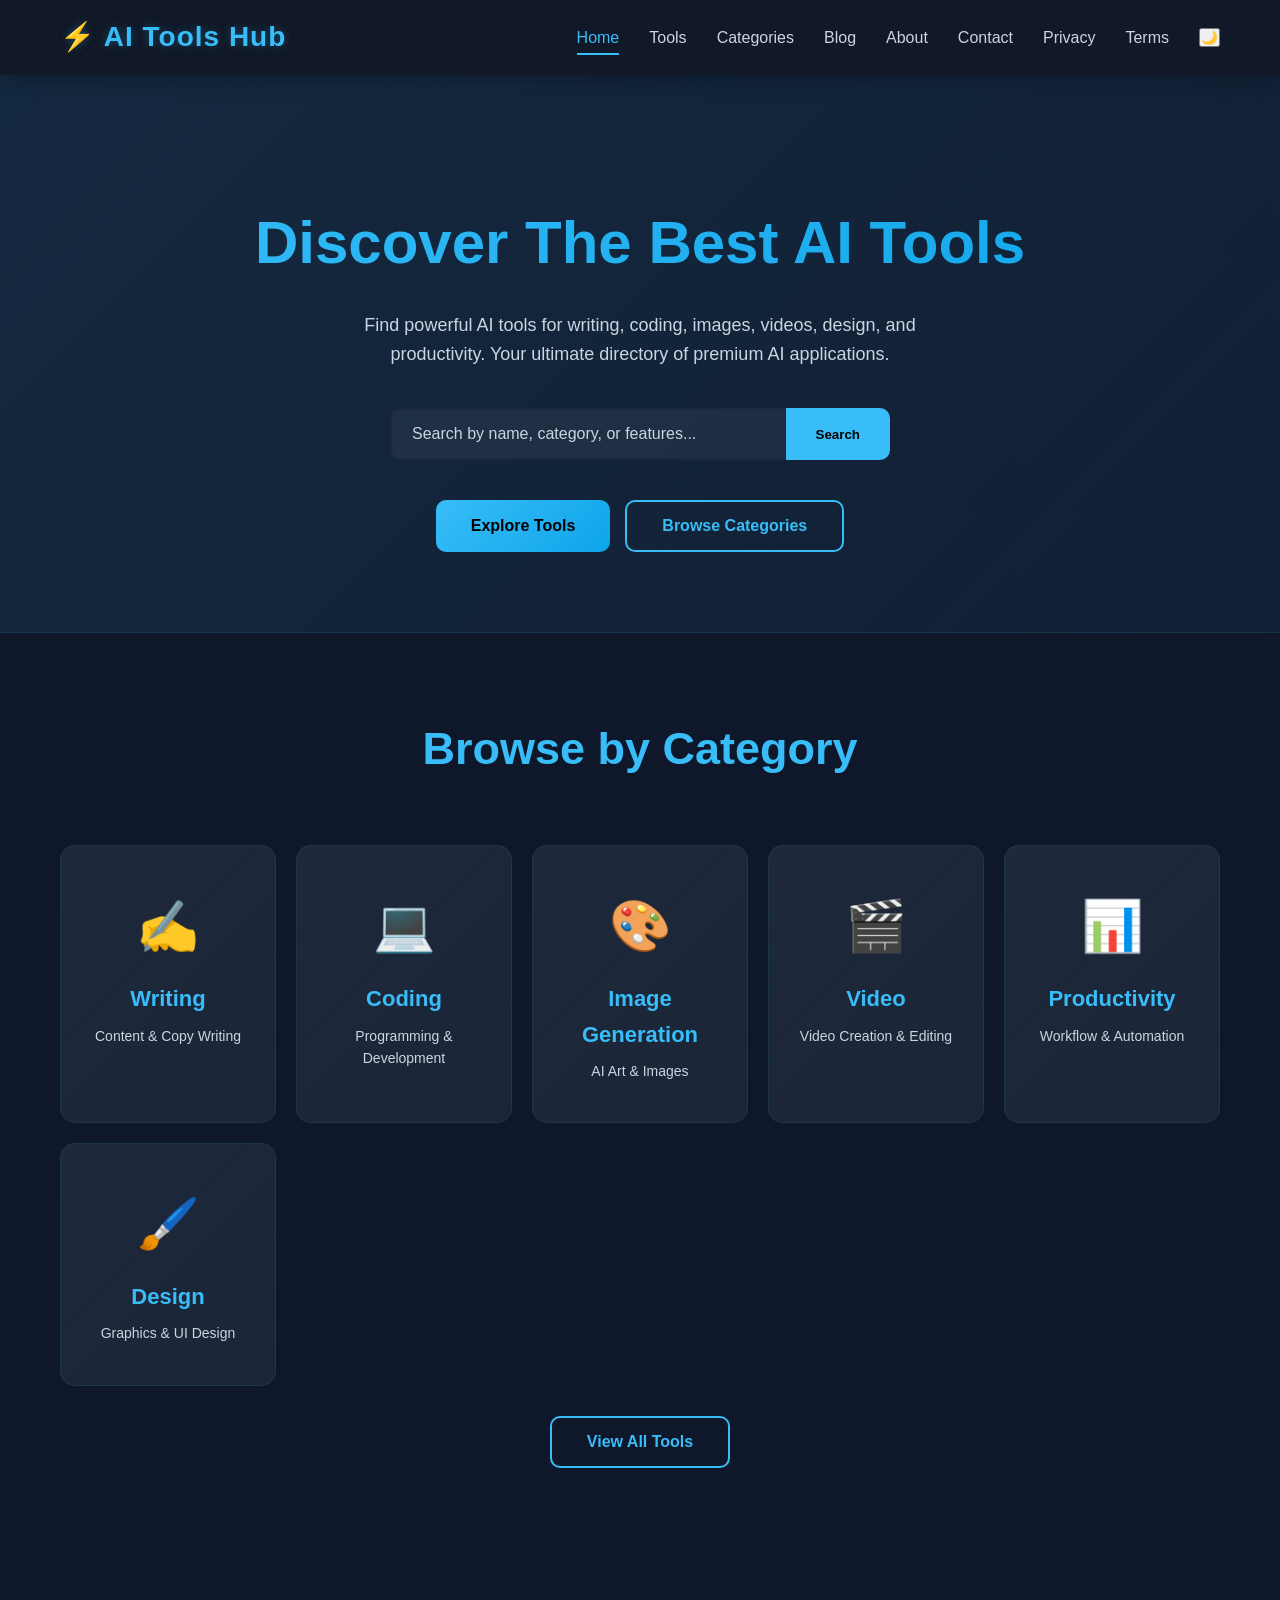
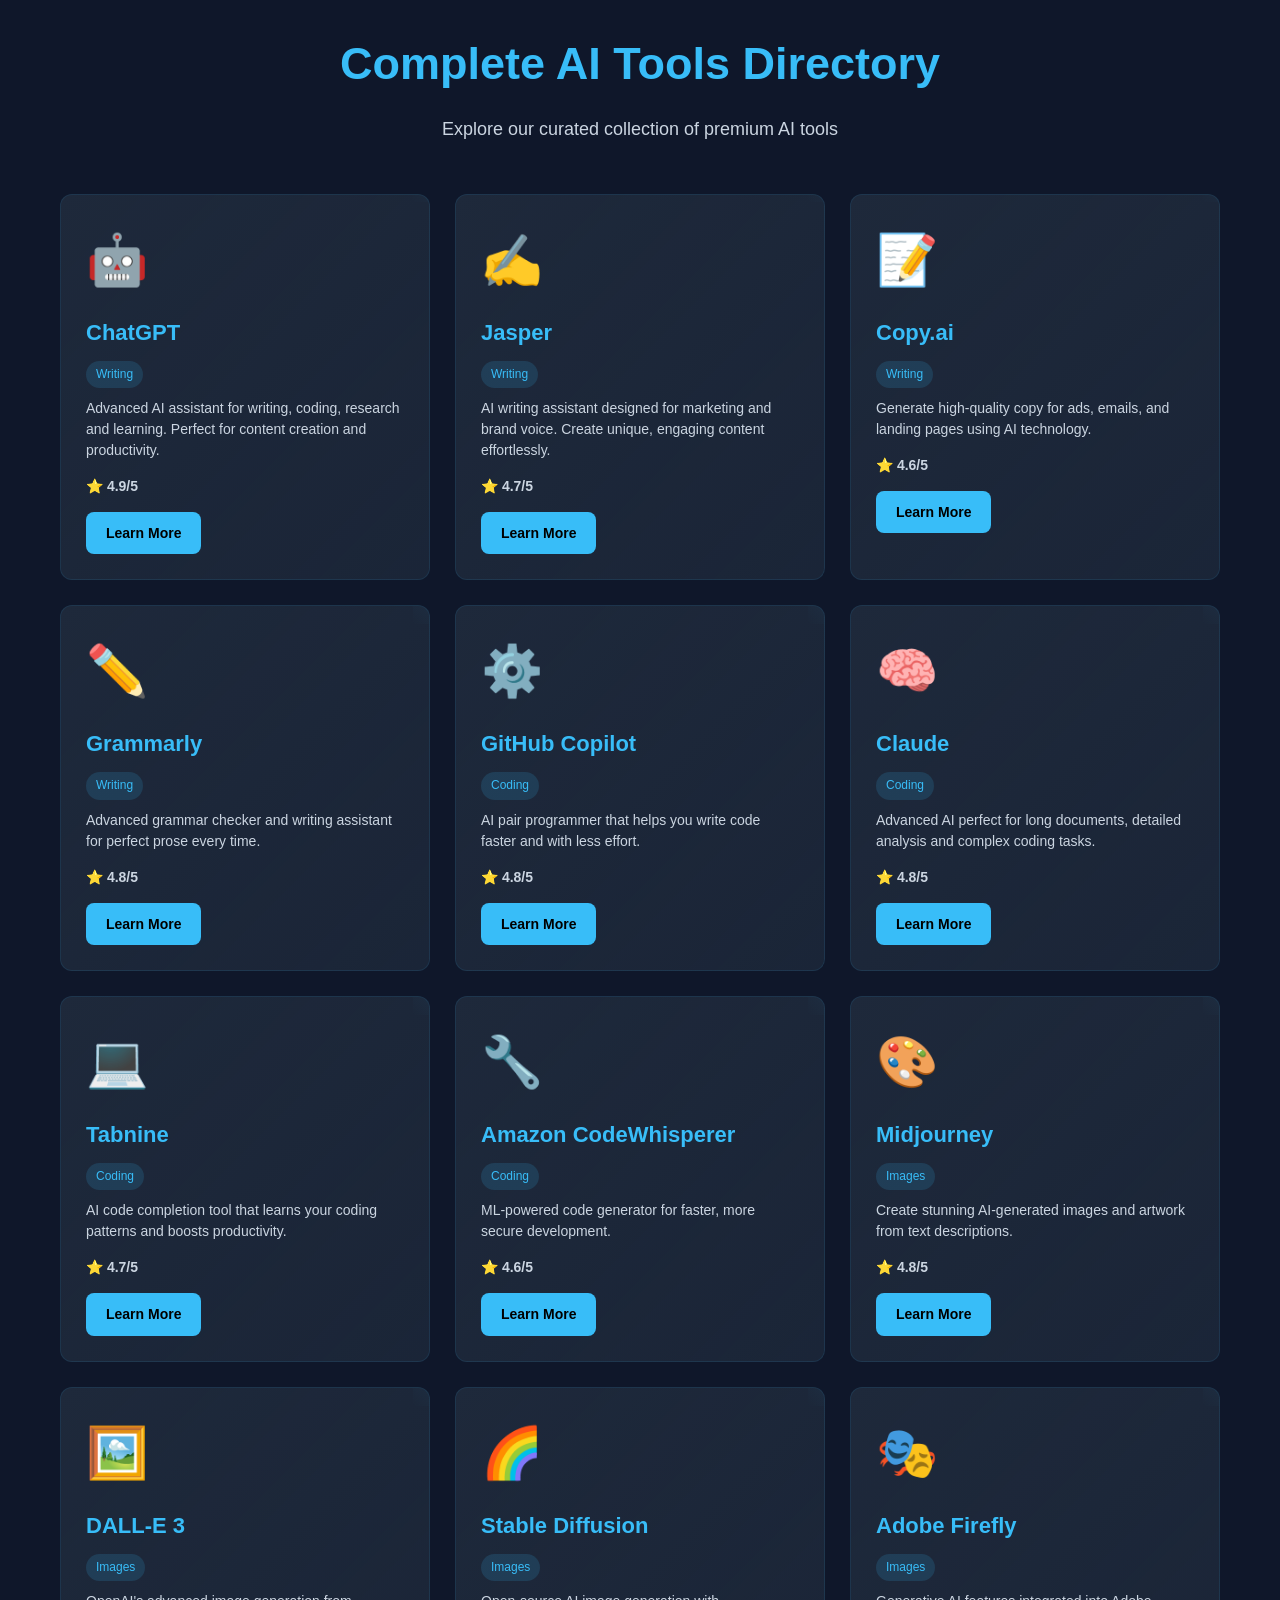
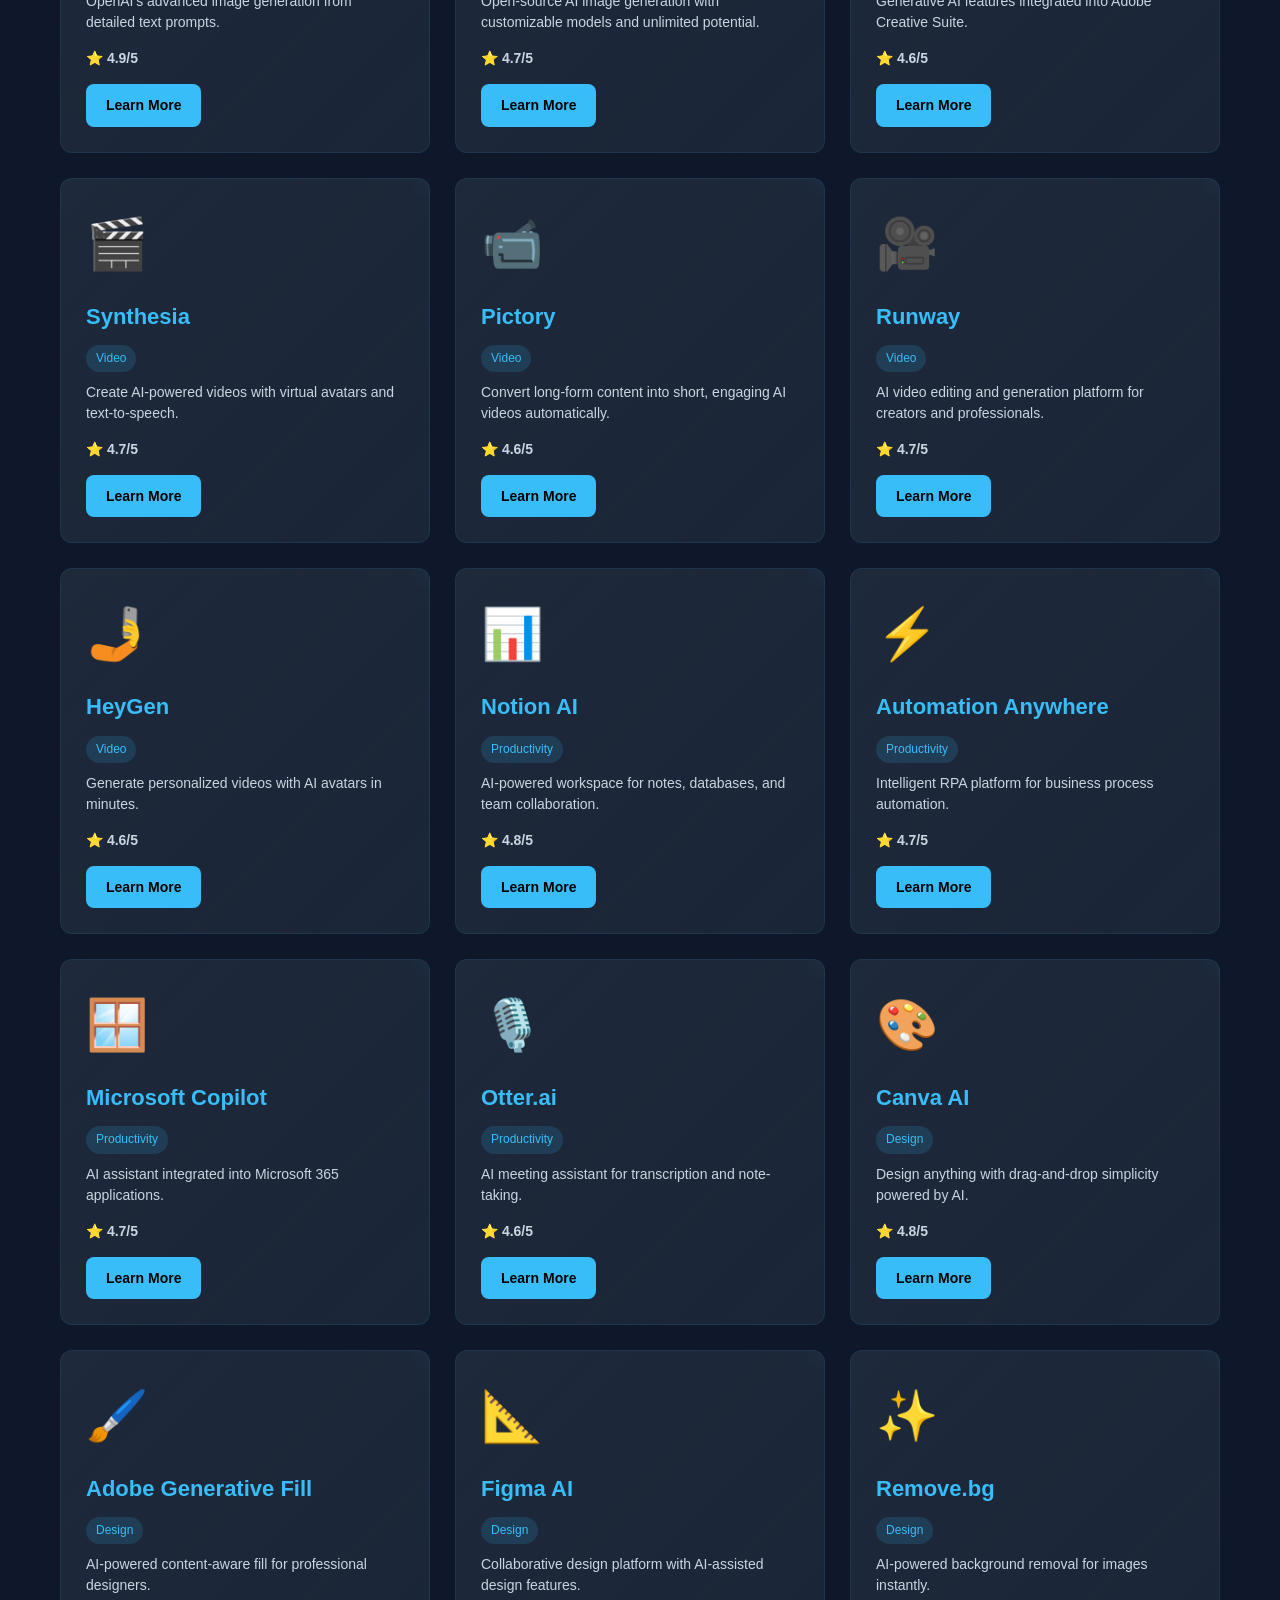
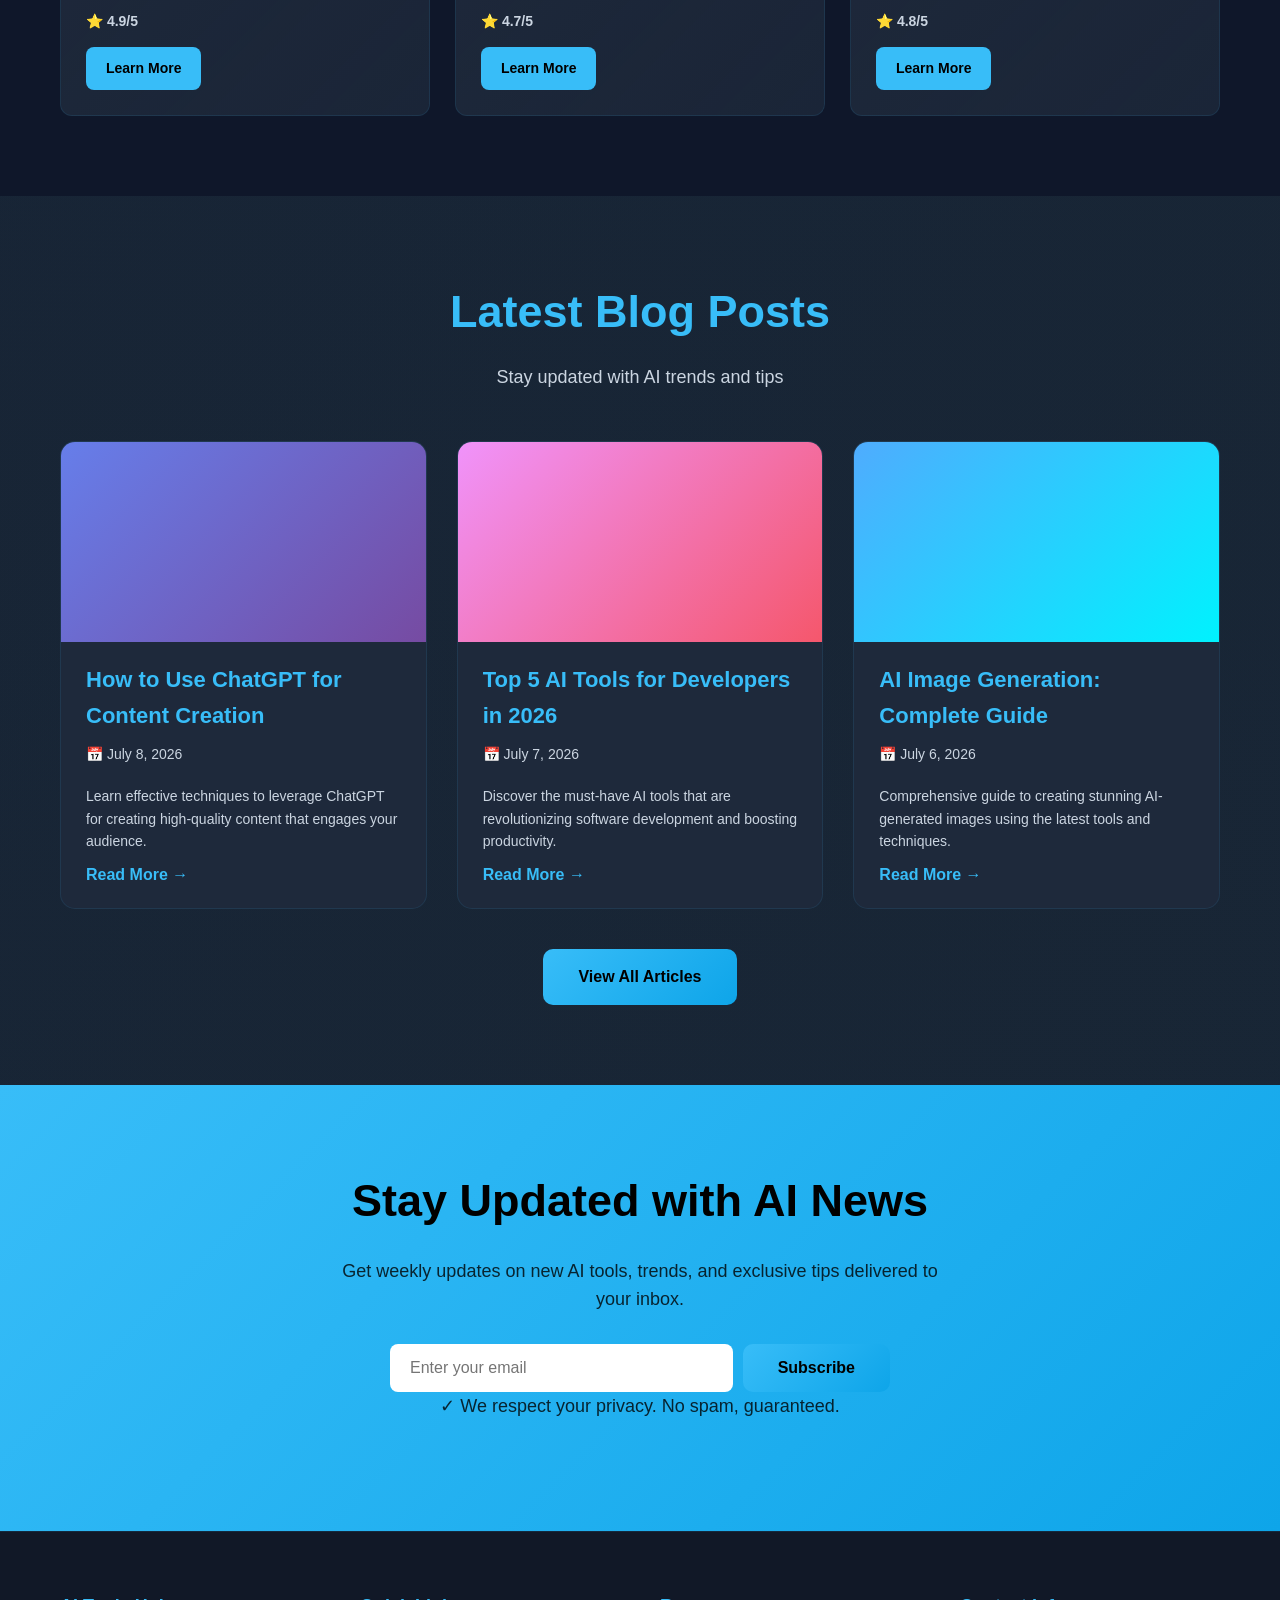
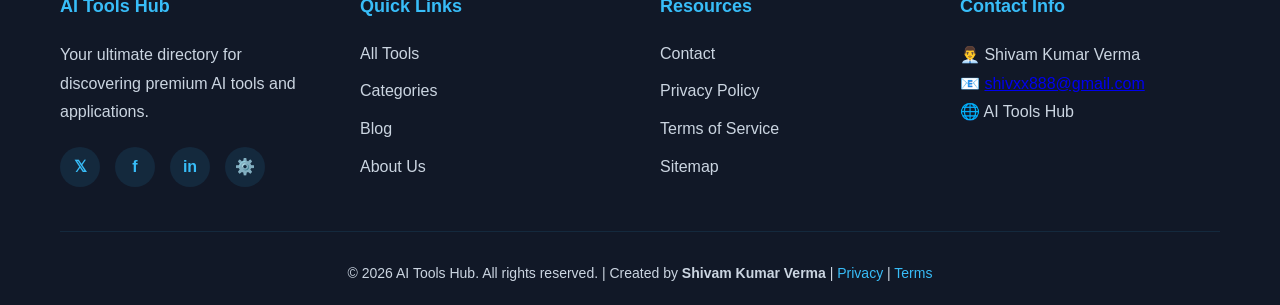
<file: index.html>
<!DOCTYPE html>
<html lang="en">
<head> 
<meta name="google-site-verification" content="opBfGAxY0eGXsVbVK4xM4AwoaGFmqWKnHtpzVDiMApM" />

    <meta charset="UTF-8">
    <meta name="viewport" content="width=device-width, initial-scale=1.0">
    <meta name="description" content="Discover the best AI tools for writing, coding, images, videos, and productivity. Your ultimate directory of premium AI applications. ChatGPT, Midjourney, Claude, Gemini, and more.">
    <meta name="keywords" content="AI tools, ChatGPT, Midjourney, Claude, Gemini, AI directory, productivity tools, image generation, video creation">
    <meta name="author" content="Shivam Kumar Verma">
    <meta property="og:title" content="AI Tools Hub - Premium AI Directory">
    <meta property="og:description" content="Discover and explore the best AI tools for your needs. Complete directory with reviews, ratings, and comparisons.">
    <meta property="og:type" content="website">
    <meta property="og:url" content="https://shivxx888.github.io/ai-tools-hub/">
    <meta property="og:image" content="https://shivxx888.github.io/ai-tools-hub/og-image.png">
    <meta name="twitter:card" content="summary_large_image">
    <meta name="twitter:title" content="AI Tools Hub - Premium AI Directory">
    <meta name="twitter:description" content="Discover and explore the best AI tools for your needs">
    <meta name="robots" content="index, follow, max-snippet:-1, max-image-preview:large, max-video-preview:-1">
    <meta name="language" content="English">
    <link rel="canonical" href="https://shivxx888.github.io/ai-tools-hub/">
    <title>AI Tools Hub - Discover Premium AI Tools & Applications</title>
    <link rel="stylesheet" href="style.css">
    <link rel="icon" type="image/x-icon" href="data:image/svg+xml,<svg xmlns='http://www.w3.org/2000/svg' viewBox='0 0 32 32'><text y='28' font-size='32' fill='%2338bdf8'>⚡</text></svg>">
    <!-- Google AdSense -->
    <script async src="https://pagead2.googlesyndication.com/pagead/js/adsbygoogle.js?client=ca-pub-xxxxxxxxxxxxxxxx"></script>
    <!-- Schema.org Structured Data -->
    <script type="application/ld+json">
    {
        "@context": "https://schema.org/",
        "@type": "WebSite",
        "name": "AI Tools Hub",
        "description": "Premium directory of AI tools and applications",
        "url": "https://shivxx888.github.io/ai-tools-hub/",
        "creator": {
            "@type": "Person",
            "name": "Shivam Kumar Verma",
            "email": "shivxx888@gmail.com"
        },
        "potentialAction": {
            "@type": "SearchAction",
            "target": "https://shivxx888.github.io/ai-tools-hub/?search={search_term_string}",
            "query-input": "required name=search_term_string"
        }
    }
    </script>
</head>
 
<body>
    <!-- Navigation Bar -->
    <nav class="navbar">
        <div class="nav-container">
            <div class="logo" onclick="scrollToElement('home')">⚡ AI Tools Hub</div>
            <div class="nav-menu" id="navMenu">
                <a href="index.html" class="nav-link active">Home</a>
                <a href="#tools" class="nav-link">Tools</a>
                <a href="#categories" class="nav-link">Categories</a>
                <a href="blog.html" class="nav-link">Blog</a>
                <a href="about.html" class="nav-link">About</a>
                <a href="contact.html" class="nav-link">Contact</a>
                <a href="privacy.html" class="nav-link">Privacy</a>
                <a href="terms.html" class="nav-link">Terms</a>
                <button class="theme-toggle" id="themeToggle" title="Toggle Dark/Light Mode">🌙</button>
            </div>
            <div class="hamburger" id="hamburger">
                <span></span>
                <span></span>
                <span></span>
            </div>
        </div>
    </nav>

    <!-- Hero Section -->
    <section class="hero" id="home">
        <div class="hero-content">
            <h1>Discover The Best AI Tools</h1>
            <p>Find powerful AI tools for writing, coding, images, videos, design, and productivity. Your ultimate directory of premium AI applications.</p>
            <div class="search-container">
                <input type="text" id="searchInput" class="search-bar" placeholder="Search by name, category, or features...">
                <button class="search-btn" onclick="searchTools()">Search</button>
            </div>
            <div id="noResultsMessage" class="no-results" style="display: none;">
                <p>No tools found matching your search. Try different keywords.</p>
            </div>
            <div class="cta-buttons">
                <button class="btn btn-primary" onclick="scrollToElement('tools')">Explore Tools</button>
                <button class="btn btn-secondary" onclick="scrollToElement('categories')">Browse Categories</button>
            </div>
        </div>
    </section>

    <!-- Categories Section -->
    <section class="categories" id="categories">
        <div class="container">
            <h2>Browse by Category</h2>
            <div class="category-grid">
                <div class="category-card" onclick="filterTools('writing')">
                    <div class="category-icon">✍️</div>
                    <h3>Writing</h3>
                    <p>Content & Copy Writing</p>
                </div>
                <div class="category-card" onclick="filterTools('coding')">
                    <div class="category-icon">💻</div>
                    <h3>Coding</h3>
                    <p>Programming & Development</p>
                </div>
                <div class="category-card" onclick="filterTools('images')">
                    <div class="category-icon">🎨</div>
                    <h3>Image Generation</h3>
                    <p>AI Art & Images</p>
                </div>
                <div class="category-card" onclick="filterTools('video')">
                    <div class="category-icon">🎬</div>
                    <h3>Video</h3>
                    <p>Video Creation & Editing</p>
                </div>
                <div class="category-card" onclick="filterTools('productivity')">
                    <div class="category-icon">📊</div>
                    <h3>Productivity</h3>
                    <p>Workflow & Automation</p>
                </div>
                <div class="category-card" onclick="filterTools('design')">
                    <div class="category-icon">🖌️</div>
                    <h3>Design</h3>
                    <p>Graphics & UI Design</p>
                </div>
            </div>
            <div style="text-align: center; margin-top: 30px;">
                <button class="btn btn-secondary" onclick="renderTools(aiTools)">View All Tools</button>
            </div>
        </div>
    </section>

    <!-- All AI Tools Section -->
    <section class="tools" id="tools">
        <div class="container">
            <h2>Complete AI Tools Directory</h2>
            <p class="section-subtitle">Explore our curated collection of premium AI tools</p>
            <div class="tools-grid" id="toolsGrid">
                <!-- Tools loaded by JavaScript -->
            </div>
        </div>
    </section>

    <!-- Blog Section -->
    <section class="blog">
        <div class="container">
            <h2>Latest Blog Posts</h2>
            <p class="section-subtitle">Stay updated with AI trends and tips</p>
            <div class="blog-grid">
                <article class="blog-card">
                    <div class="blog-image" style="background: linear-gradient(135deg, #667eea 0%, #764ba2 100%);"></div>
                    <h3>How to Use ChatGPT for Content Creation</h3>
                    <p class="blog-date">📅 July 8, 2026</p>
                    <p>Learn effective techniques to leverage ChatGPT for creating high-quality content that engages your audience.</p>
                    <a href="blog.html" class="read-more">Read More →</a>
                </article>
                <article class="blog-card">
                    <div class="blog-image" style="background: linear-gradient(135deg, #f093fb 0%, #f5576c 100%);"></div>
                    <h3>Top 5 AI Tools for Developers in 2026</h3>
                    <p class="blog-date">📅 July 7, 2026</p>
                    <p>Discover the must-have AI tools that are revolutionizing software development and boosting productivity.</p>
                    <a href="blog.html" class="read-more">Read More →</a>
                </article>
                <article class="blog-card">
                    <div class="blog-image" style="background: linear-gradient(135deg, #4facfe 0%, #00f2fe 100%);"></div>
                    <h3>AI Image Generation: Complete Guide</h3>
                    <p class="blog-date">📅 July 6, 2026</p>
                    <p>Comprehensive guide to creating stunning AI-generated images using the latest tools and techniques.</p>
                    <a href="blog.html" class="read-more">Read More →</a>
                </article>
            </div>
            <div style="text-align: center; margin-top: 40px;">
                <a href="blog.html" class="btn btn-primary">View All Articles</a>
            </div>
        </div>
    </section>

    <!-- Newsletter Section -->
    <section class="newsletter">
        <div class="container">
            <h2>Stay Updated with AI News</h2>
            <p>Get weekly updates on new AI tools, trends, and exclusive tips delivered to your inbox.</p>
            <form class="newsletter-form" onsubmit="subscribeNewsletter(event)">
                <input type="email" id="emailInput" placeholder="Enter your email" required>
                <button type="submit" class="btn btn-primary">Subscribe</button>
            </form>
            <p class="newsletter-note">✓ We respect your privacy. No spam, guaranteed.</p>
        </div>
    </section>

    <!-- Footer -->
    <footer class="footer">
        <div class="container">
            <div class="footer-grid">
                <div class="footer-section">
                    <h4>AI Tools Hub</h4>
                    <p>Your ultimate directory for discovering premium AI tools and applications.</p>
                    <div class="social-links">
                        <a href="#" title="Twitter">𝕏</a>
                        <a href="#" title="Facebook">f</a>
                        <a href="#" title="LinkedIn">in</a>
                        <a href="https://github.com/Shivxx888" target="_blank" title="GitHub">⚙️</a>
                    </div>
                </div>
                <div class="footer-section">
                    <h4>Quick Links</h4>
                    <ul>
                        <li><a href="index.html#tools">All Tools</a></li>
                        <li><a href="index.html#categories">Categories</a></li>
                        <li><a href="blog.html">Blog</a></li>
                        <li><a href="about.html">About Us</a></li>
                    </ul>
                </div>
                <div class="footer-section">
                    <h4>Resources</h4>
                    <ul>
                        <li><a href="contact.html">Contact</a></li>
                        <li><a href="privacy.html">Privacy Policy</a></li>
                        <li><a href="terms.html">Terms of Service</a></li>
                        <li><a href="sitemap.xml">Sitemap</a></li>
                    </ul>
                </div>
                <div class="footer-section">
                    <h4>Contact Info</h4>
                    <p>👨‍💼 Shivam Kumar Verma</p>
                    <p>📧 <a href="mailto:shivxx888@gmail.com">shivxx888@gmail.com</a></p>
                    <p>🌐 AI Tools Hub</p>
                </div>
            </div>
            <div class="footer-bottom">
                <p>&copy; 2026 AI Tools Hub. All rights reserved. | Created by <strong>Shivam Kumar Verma</strong> | <a href="privacy.html">Privacy</a> | <a href="terms.html">Terms</a></p>
            </div>
        </div>
    </footer>

    <!-- Back to Top Button -->
    <button class="back-to-top" id="backToTop" onclick="scrollToTop()" title="Back to Top">↑</button>

    <script src="script.js"></script>
</body>
</html>
</file>
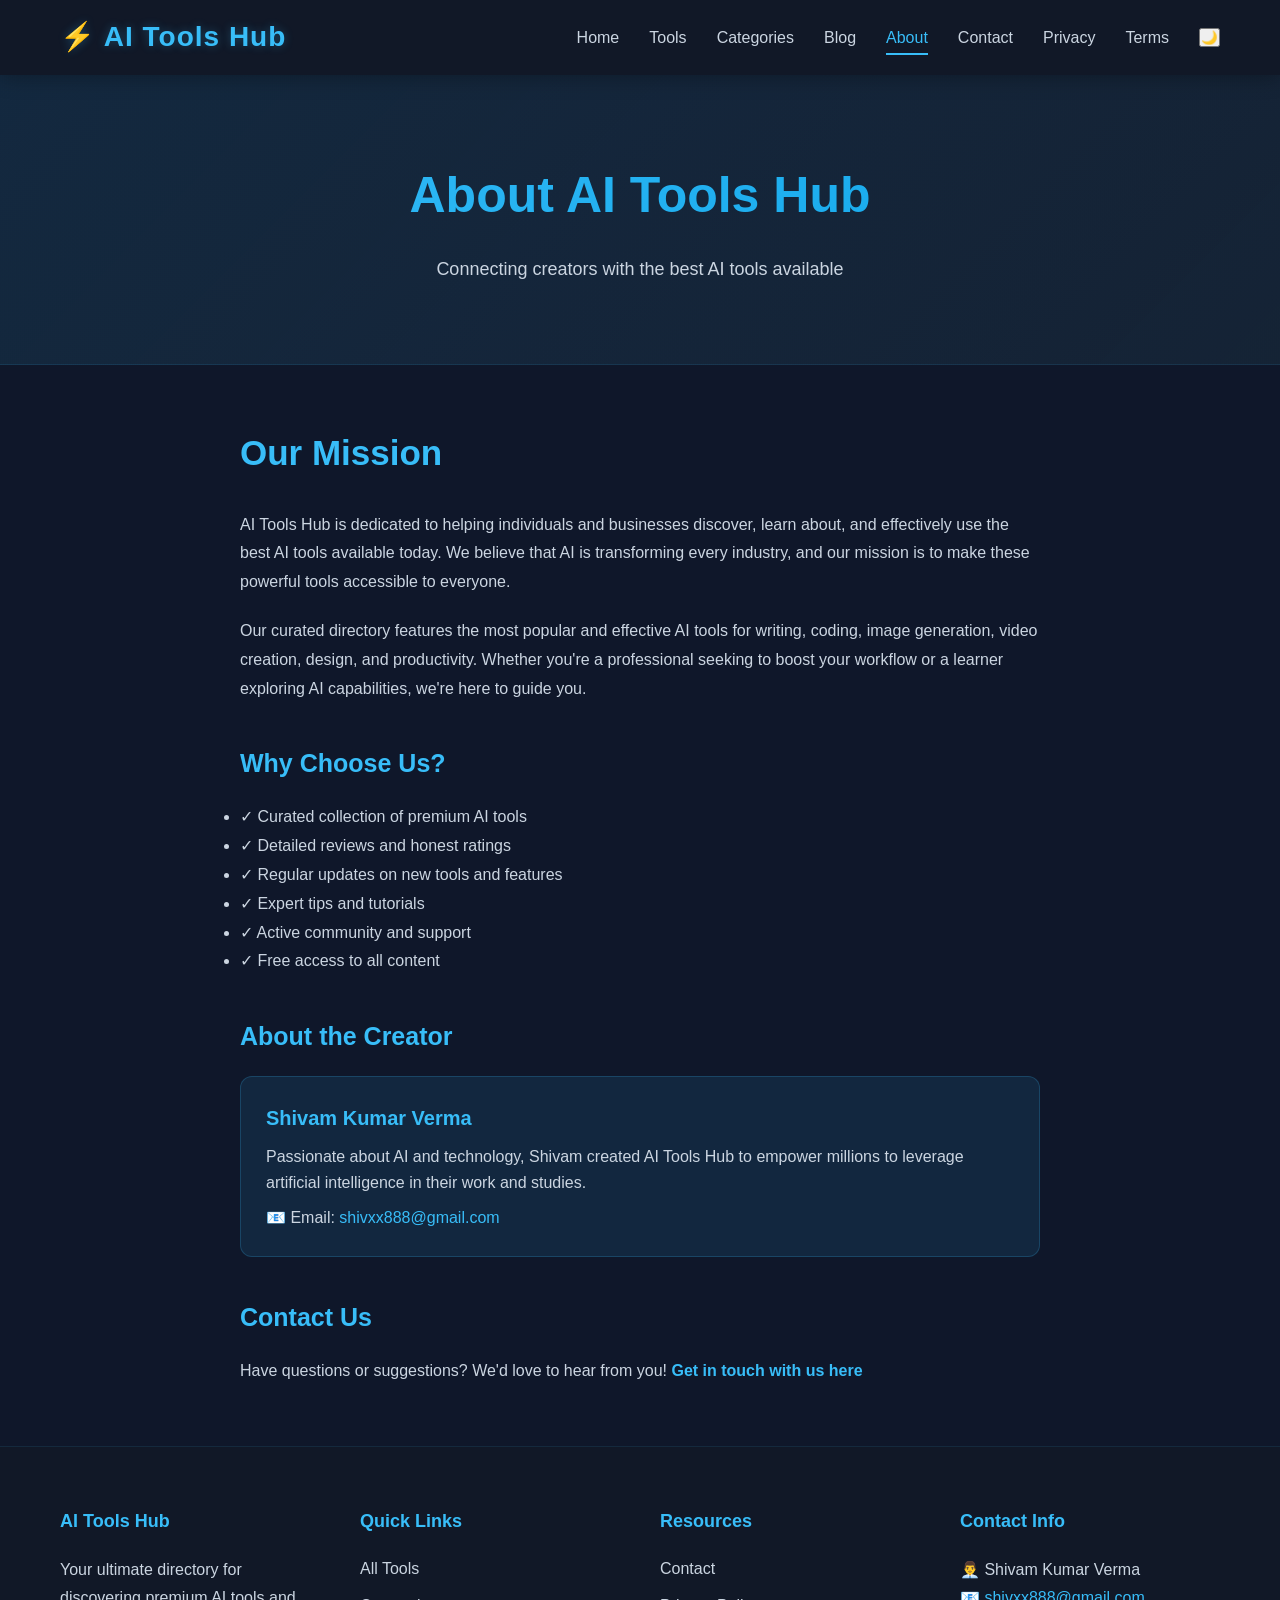
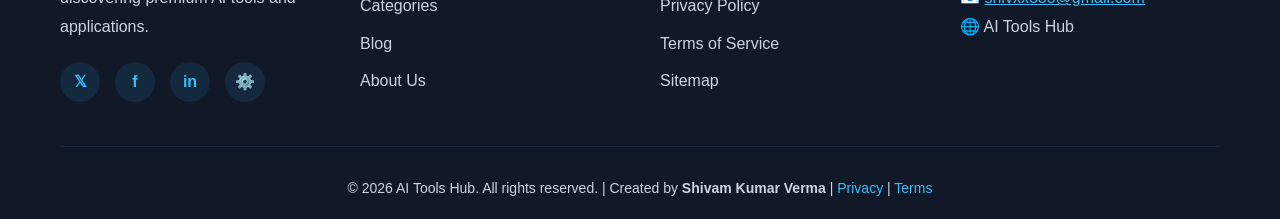
<file: about.html>
<!DOCTYPE html>
<html lang="en">
<head>
    <meta charset="UTF-8">
    <meta name="viewport" content="width=device-width, initial-scale=1.0">
    <meta name="description" content="About AI Tools Hub - Learn about our mission, vision, and the creator behind the platform.">
    <meta name="keywords" content="About, AI Tools Hub, Shivam Kumar Verma, Mission, Vision">
    <meta property="og:title" content="About AI Tools Hub">
    <meta property="og:description" content="Learn about our mission to help you discover the best AI tools">
    <meta property="og:type" content="website">
    <title>About - AI Tools Hub</title>
    <link rel="stylesheet" href="style.css">
</head>
<body>
    <nav class="navbar">
        <div class="nav-container">
            <div class="logo" onclick="window.location.href='index.html'" style="cursor: pointer;">⚡ AI Tools Hub</div>
            <div class="nav-menu" id="navMenu">
                <a href="index.html" class="nav-link">Home</a>
                <a href="index.html#tools" class="nav-link">Tools</a>
                <a href="index.html#categories" class="nav-link">Categories</a>
                <a href="blog.html" class="nav-link">Blog</a>
                <a href="about.html" class="nav-link active">About</a>
                <a href="contact.html" class="nav-link">Contact</a>
                <a href="privacy.html" class="nav-link">Privacy</a>
                <a href="terms.html" class="nav-link">Terms</a>
                <button class="theme-toggle" id="themeToggle" title="Toggle Dark/Light Mode">🌙</button>
            </div>
            <div class="hamburger" id="hamburger">
                <span></span>
                <span></span>
                <span></span>
            </div>
        </div>
    </nav>

    <section class="hero" style="padding: 80px 20px;">
        <h1 style="font-size: 50px; margin-bottom: 20px; background: linear-gradient(135deg, var(--primary-color) 0%, #0ea5e9 100%); -webkit-background-clip: text; -webkit-text-fill-color: transparent; background-clip: text;">About AI Tools Hub</h1>
        <p style="font-size: 18px; color: var(--text-secondary); max-width: 600px; margin: 0 auto;">Connecting creators with the best AI tools available</p>
    </section>

    <section style="padding: 60px 20px; background: var(--dark-bg);">
        <div class="container">
            <div style="max-width: 800px; margin: 0 auto;">
                <h2 style="color: var(--primary-color); font-size: 35px; margin-bottom: 30px;">Our Mission</h2>
                <p style="color: var(--text-secondary); margin-bottom: 20px; line-height: 1.8; font-size: 16px;">
                    AI Tools Hub is dedicated to helping individuals and businesses discover, learn about, and effectively use the best AI tools available today. We believe that AI is transforming every industry, and our mission is to make these powerful tools accessible to everyone.
                </p>
                <p style="color: var(--text-secondary); margin-bottom: 30px; line-height: 1.8; font-size: 16px;">
                    Our curated directory features the most popular and effective AI tools for writing, coding, image generation, video creation, design, and productivity. Whether you're a professional seeking to boost your workflow or a learner exploring AI capabilities, we're here to guide you.
                </p>

                <h3 style="color: var(--primary-color); font-size: 25px; margin-top: 40px; margin-bottom: 20px;">Why Choose Us?</h3>
                <ul style="color: var(--text-secondary); margin-bottom: 30px; line-height: 1.8;">
                    <li>✓ Curated collection of premium AI tools</li>
                    <li>✓ Detailed reviews and honest ratings</li>
                    <li>✓ Regular updates on new tools and features</li>
                    <li>✓ Expert tips and tutorials</li>
                    <li>✓ Active community and support</li>
                    <li>✓ Free access to all content</li>
                </ul>

                <h3 style="color: var(--primary-color); font-size: 25px; margin-top: 40px; margin-bottom: 20px;">About the Creator</h3>
                <div style="background: rgba(56, 189, 248, 0.1); padding: 25px; border-radius: 12px; border: 1px solid rgba(56, 189, 248, 0.2); margin-bottom: 30px;">
                    <h4 style="color: var(--primary-color); font-size: 20px; margin-bottom: 10px;">Shivam Kumar Verma</h4>
                    <p style="color: var(--text-secondary); margin-bottom: 10px;">Passionate about AI and technology, Shivam created AI Tools Hub to empower millions to leverage artificial intelligence in their work and studies.</p>
                    <p style="color: var(--text-secondary);">📧 Email: <a href="mailto:shivxx888@gmail.com" style="color: var(--primary-color); text-decoration: none;">shivxx888@gmail.com</a></p>
                </div>

                <h3 style="color: var(--primary-color); font-size: 25px; margin-top: 40px; margin-bottom: 20px;">Contact Us</h3>
                <p style="color: var(--text-secondary); line-height: 1.8;">Have questions or suggestions? We'd love to hear from you! <a href="contact.html" style="color: var(--primary-color); text-decoration: none; font-weight: 600;">Get in touch with us here</a></p>
            </div>
        </div>
    </section>

    <footer class="footer">
        <div class="container">
            <div class="footer-grid">
                <div class="footer-section">
                    <h4>AI Tools Hub</h4>
                    <p>Your ultimate directory for discovering premium AI tools and applications.</p>
                    <div class="social-links">
                        <a href="#" title="Twitter">𝕏</a>
                        <a href="#" title="Facebook">f</a>
                        <a href="#" title="LinkedIn">in</a>
                        <a href="https://github.com/Shivxx888" target="_blank" title="GitHub">⚙️</a>
                    </div>
                </div>
                <div class="footer-section">
                    <h4>Quick Links</h4>
                    <ul>
                        <li><a href="index.html#tools">All Tools</a></li>
                        <li><a href="index.html#categories">Categories</a></li>
                        <li><a href="blog.html">Blog</a></li>
                        <li><a href="about.html">About Us</a></li>
                    </ul>
                </div>
                <div class="footer-section">
                    <h4>Resources</h4>
                    <ul>
                        <li><a href="contact.html">Contact</a></li>
                        <li><a href="privacy.html">Privacy Policy</a></li>
                        <li><a href="terms.html">Terms of Service</a></li>
                        <li><a href="sitemap.xml">Sitemap</a></li>
                    </ul>
                </div>
                <div class="footer-section">
                    <h4>Contact Info</h4>
                    <p>👨‍💼 Shivam Kumar Verma</p>
                    <p>📧 <a href="mailto:shivxx888@gmail.com" style="color: var(--primary-color);">shivxx888@gmail.com</a></p>
                    <p>🌐 AI Tools Hub</p>
                </div>
            </div>
            <div class="footer-bottom">
                <p>&copy; 2026 AI Tools Hub. All rights reserved. | Created by <strong>Shivam Kumar Verma</strong> | <a href="privacy.html">Privacy</a> | <a href="terms.html">Terms</a></p>
            </div>
        </div>
    </footer>

    <button class="back-to-top" id="backToTop" onclick="scrollToTop()" title="Back to Top">↑</button>

    <script src="script.js"></script>
</body>
</html>
</file>
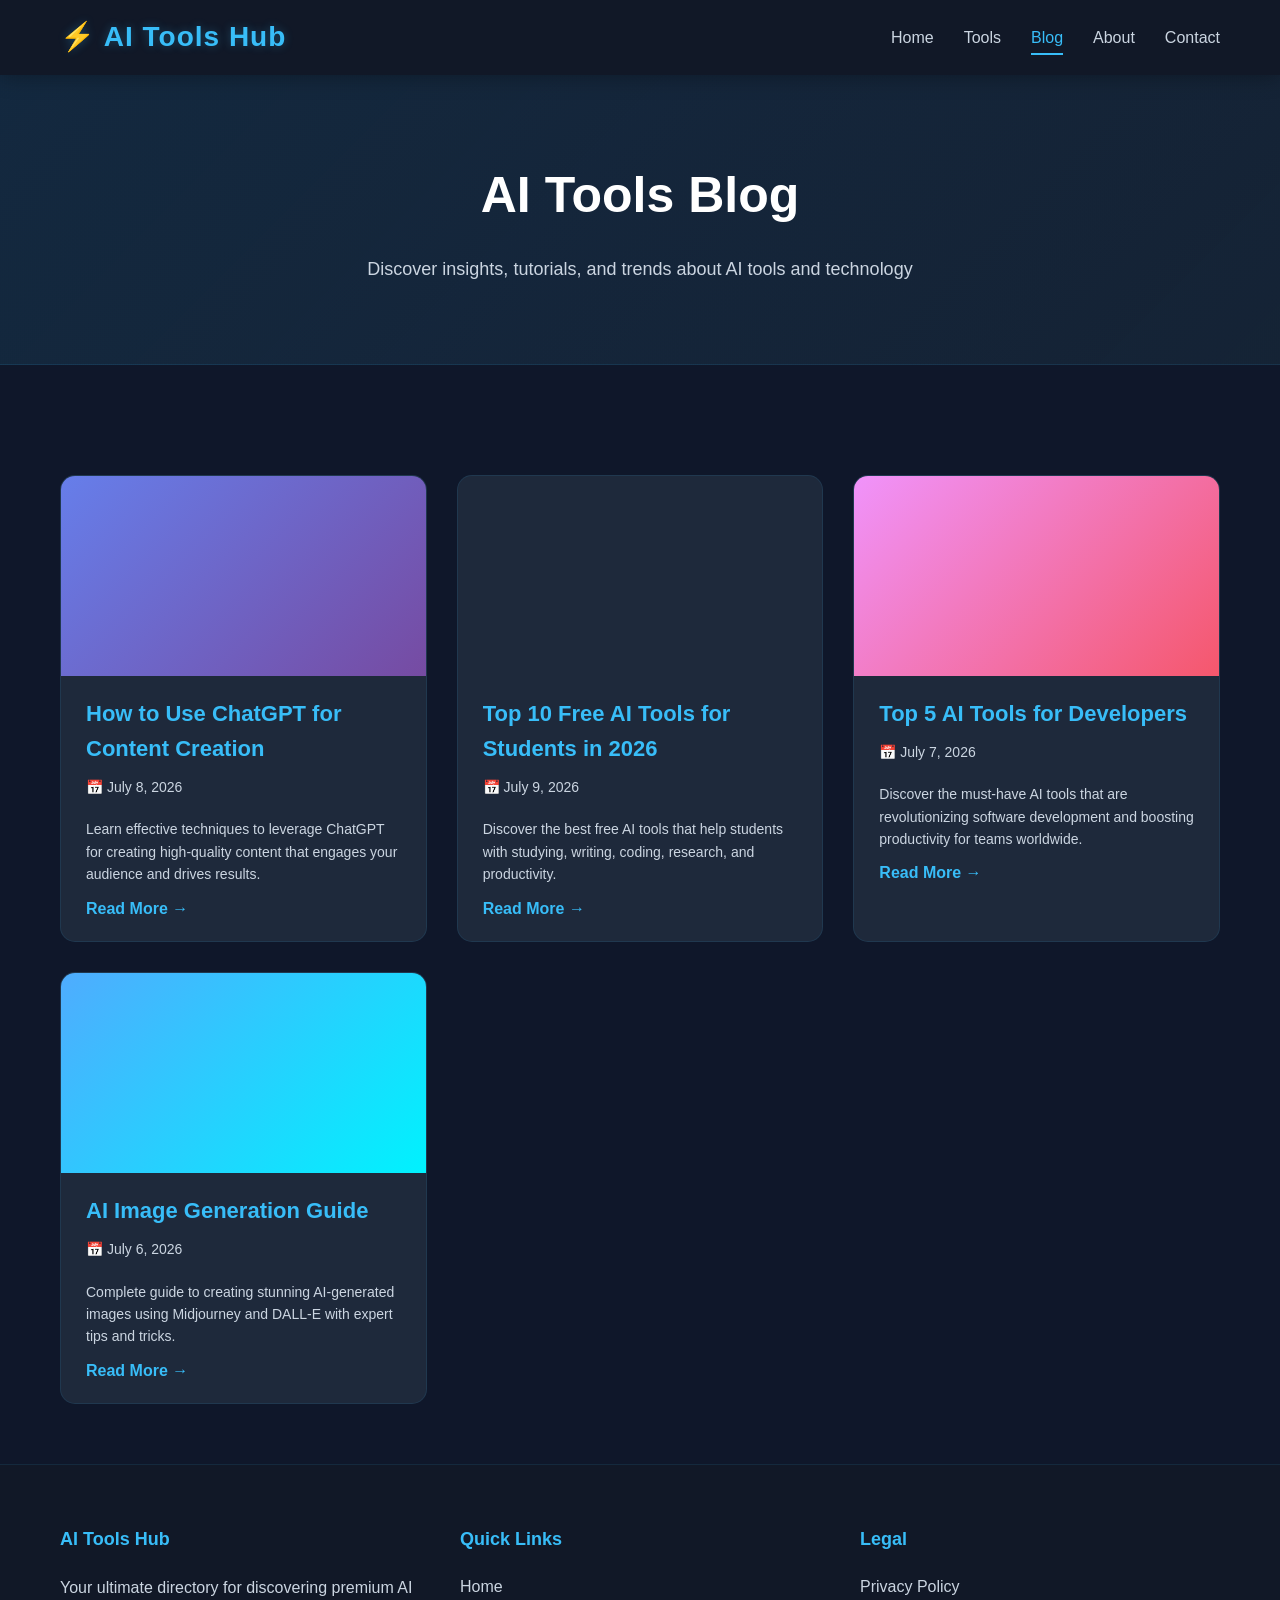
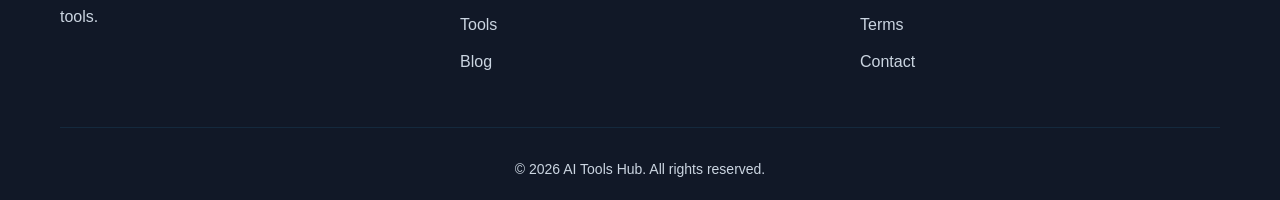
<file: blog.html>
<!DOCTYPE html>
<html lang="en">
<head>
    <meta charset="UTF-8">
    <meta name="viewport" content="width=device-width, initial-scale=1.0">
    <meta name="description" content="AI Tools Hub Blog - Latest AI trends, tutorials, and insights">
    <title>Blog - AI Tools Hub</title>
    <link rel="stylesheet" href="style.css">
</head>
<body>
    <nav class="navbar">
        <div class="nav-container">
            <div class="logo">⚡ AI Tools Hub</div>
            <div class="nav-menu">
                <a href="index.html" class="nav-link">Home</a>
                <a href="index.html#tools" class="nav-link">Tools</a>
                <a href="blog.html" class="nav-link active">Blog</a>
                <a href="about.html" class="nav-link">About</a>
                <a href="contact.html" class="nav-link">Contact</a>
            </div>
        </div>
    </nav>

    <section class="hero" style="padding: 80px 20px;">
        <h1 style="font-size: 50px; margin-bottom: 20px;">AI Tools Blog</h1>
        <p style="font-size: 18px; color: #cbd5e1; max-width: 600px; margin: 0 auto;">Discover insights, tutorials, and trends about AI tools and technology</p>
    </section>

    <section class="blog" style="padding: 60px 20px; background: #0f172a;">
        <div class="container">
            <div class="blog-grid">
                <article class="blog-card">
                    <div class="blog-image" style="background: linear-gradient(135deg, #667eea 0%, #764ba2 100%);"></div>
                    <h3>How to Use ChatGPT for Content Creation</h3>
                    <p class="blog-date">📅 July 8, 2026</p>
                    <p>Learn effective techniques to leverage ChatGPT for creating high-quality content that engages your audience and drives results.</p>
                    <a href="#" class="read-more">Read More →</a>
                </article>
                <article class="blog-card">
    <div class="blog-image"></div>
    <h3>Top 10 Free AI Tools for Students in 2026</h3>
    <p class="blog-date">📅 July 9, 2026</p>
    <p>Discover the best free AI tools that help students with studying, writing, coding, research, and productivity.</p>
    <a href="top-10-free-ai-tools-for-students-2026.html" class="read-more">Read More →</a>
</article>
                <article class="blog-card">
                    <div class="blog-image" style="background: linear-gradient(135deg, #f093fb 0%, #f5576c 100%);"></div>
                    <h3>Top 5 AI Tools for Developers</h3>
                    <p class="blog-date">📅 July 7, 2026</p>
                    <p>Discover the must-have AI tools that are revolutionizing software development and boosting productivity for teams worldwide.</p>
                    <a href="#" class="read-more">Read More →</a>
                </article>
                <article class="blog-card">
                    <div class="blog-image" style="background: linear-gradient(135deg, #4facfe 0%, #00f2fe 100%);"></div>
                    <h3>AI Image Generation Guide</h3>
                    <p class="blog-date">📅 July 6, 2026</p>
                    <p>Complete guide to creating stunning AI-generated images using Midjourney and DALL-E with expert tips and tricks.</p>
                    <a href="#" class="read-more">Read More →</a>
                </article>
            </div>
        </div>
    </section>

    <footer class="footer">
        <div class="container">
            <div class="footer-grid">
                <div class="footer-section">
                    <h4>AI Tools Hub</h4>
                    <p>Your ultimate directory for discovering premium AI tools.</p>
                </div>
                <div class="footer-section">
                    <h4>Quick Links</h4>
                    <ul>
                        <li><a href="index.html">Home</a></li>
                        <li><a href="#">Tools</a></li>
                        <li><a href="blog.html">Blog</a></li>
                    </ul>
                </div>
                <div class="footer-section">
                    <h4>Legal</h4>
                    <ul>
                        <li><a href="privacy.html">Privacy Policy</a></li>
                        <li><a href="#">Terms</a></li>
                        <li><a href="contact.html">Contact</a></li>
                    </ul>
                </div>
            </div>
            <div class="footer-bottom">
                <p>&copy; 2026 AI Tools Hub. All rights reserved.</p>
            </div>
        </div>
    </footer>
</body>
</html>
</file>
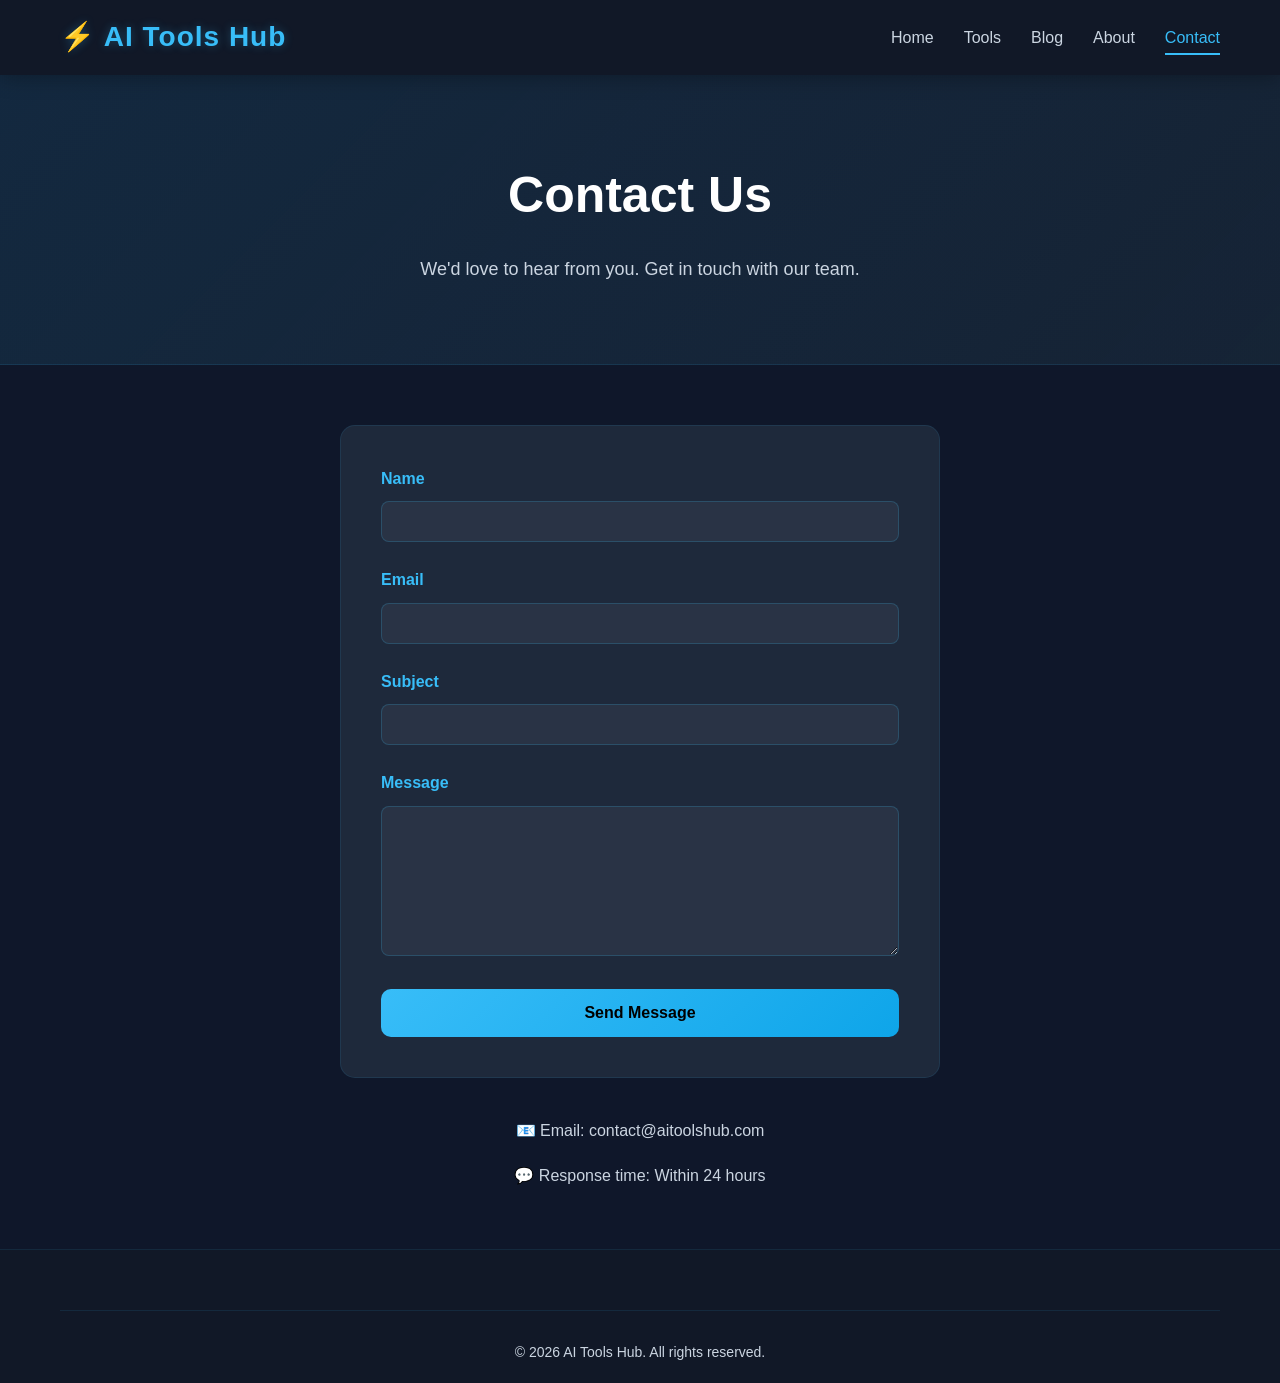
<file: contact.html>
<!DOCTYPE html>
<html lang="en">
<head>
    <meta charset="UTF-8">
    <meta name="viewport" content="width=device-width, initial-scale=1.0">
    <meta name="description" content="Contact AI Tools Hub - Get in touch with our team">
    <title>Contact - AI Tools Hub</title>
    <link rel="stylesheet" href="style.css">
</head>
<body>
    <nav class="navbar">
        <div class="nav-container">
            <div class="logo">⚡ AI Tools Hub</div>
            <div class="nav-menu">
                <a href="index.html" class="nav-link">Home</a>
                <a href="index.html#tools" class="nav-link">Tools</a>
                <a href="blog.html" class="nav-link">Blog</a>
                <a href="about.html" class="nav-link">About</a>
                <a href="contact.html" class="nav-link active">Contact</a>
            </div>
        </div>
    </nav>

    <section class="hero" style="padding: 80px 20px;">
        <h1 style="font-size: 50px; margin-bottom: 20px;">Contact Us</h1>
        <p style="font-size: 18px; color: #cbd5e1; max-width: 600px; margin: 0 auto;">We'd love to hear from you. Get in touch with our team.</p>
    </section>

    <section style="padding: 60px 20px; background: #0f172a;">
        <div class="container">
            <div style="max-width: 600px; margin: 0 auto;">
                <form onsubmit="handleContactForm(event)" style="background: #1e293b; padding: 40px; border-radius: 15px; border: 1px solid rgba(56, 189, 248, 0.1);">
                    <div style="margin-bottom: 25px;">
                        <label style="display: block; margin-bottom: 10px; color: #38bdf8; font-weight: 600;">Name</label>
                        <input type="text" required style="width: 100%; padding: 12px; background: rgba(255, 255, 255, 0.05); border: 1px solid rgba(56, 189, 248, 0.2); border-radius: 8px; color: white;">
                    </div>
                    <div style="margin-bottom: 25px;">
                        <label style="display: block; margin-bottom: 10px; color: #38bdf8; font-weight: 600;">Email</label>
                        <input type="email" required style="width: 100%; padding: 12px; background: rgba(255, 255, 255, 0.05); border: 1px solid rgba(56, 189, 248, 0.2); border-radius: 8px; color: white;">
                    </div>
                    <div style="margin-bottom: 25px;">
                        <label style="display: block; margin-bottom: 10px; color: #38bdf8; font-weight: 600;">Subject</label>
                        <input type="text" required style="width: 100%; padding: 12px; background: rgba(255, 255, 255, 0.05); border: 1px solid rgba(56, 189, 248, 0.2); border-radius: 8px; color: white;">
                    </div>
                    <div style="margin-bottom: 25px;">
                        <label style="display: block; margin-bottom: 10px; color: #38bdf8; font-weight: 600;">Message</label>
                        <textarea required style="width: 100%; padding: 12px; height: 150px; background: rgba(255, 255, 255, 0.05); border: 1px solid rgba(56, 189, 248, 0.2); border-radius: 8px; color: white; resize: vertical;"></textarea>
                    </div>
                    <button type="submit" class="btn btn-primary" style="width: 100%; cursor: pointer;">Send Message</button>
                </form>
                <div style="margin-top: 40px; text-align: center;">
                    <p style="color: #cbd5e1; margin-bottom: 20px;">📧 Email: contact@aitoolshub.com</p>
                    <p style="color: #cbd5e1;">💬 Response time: Within 24 hours</p>
                </div>
            </div>
        </div>
    </section>

    <footer class="footer">
        <div class="container">
            <div class="footer-bottom">
                <p>&copy; 2026 AI Tools Hub. All rights reserved.</p>
            </div>
        </div>
    </footer>

    <script>
        function handleContactForm(event) {
            event.preventDefault();
            alert('Thank you for your message! We will get back to you soon.');
            event.target.reset();
        }
    </script>
</body>
</html>
</file>
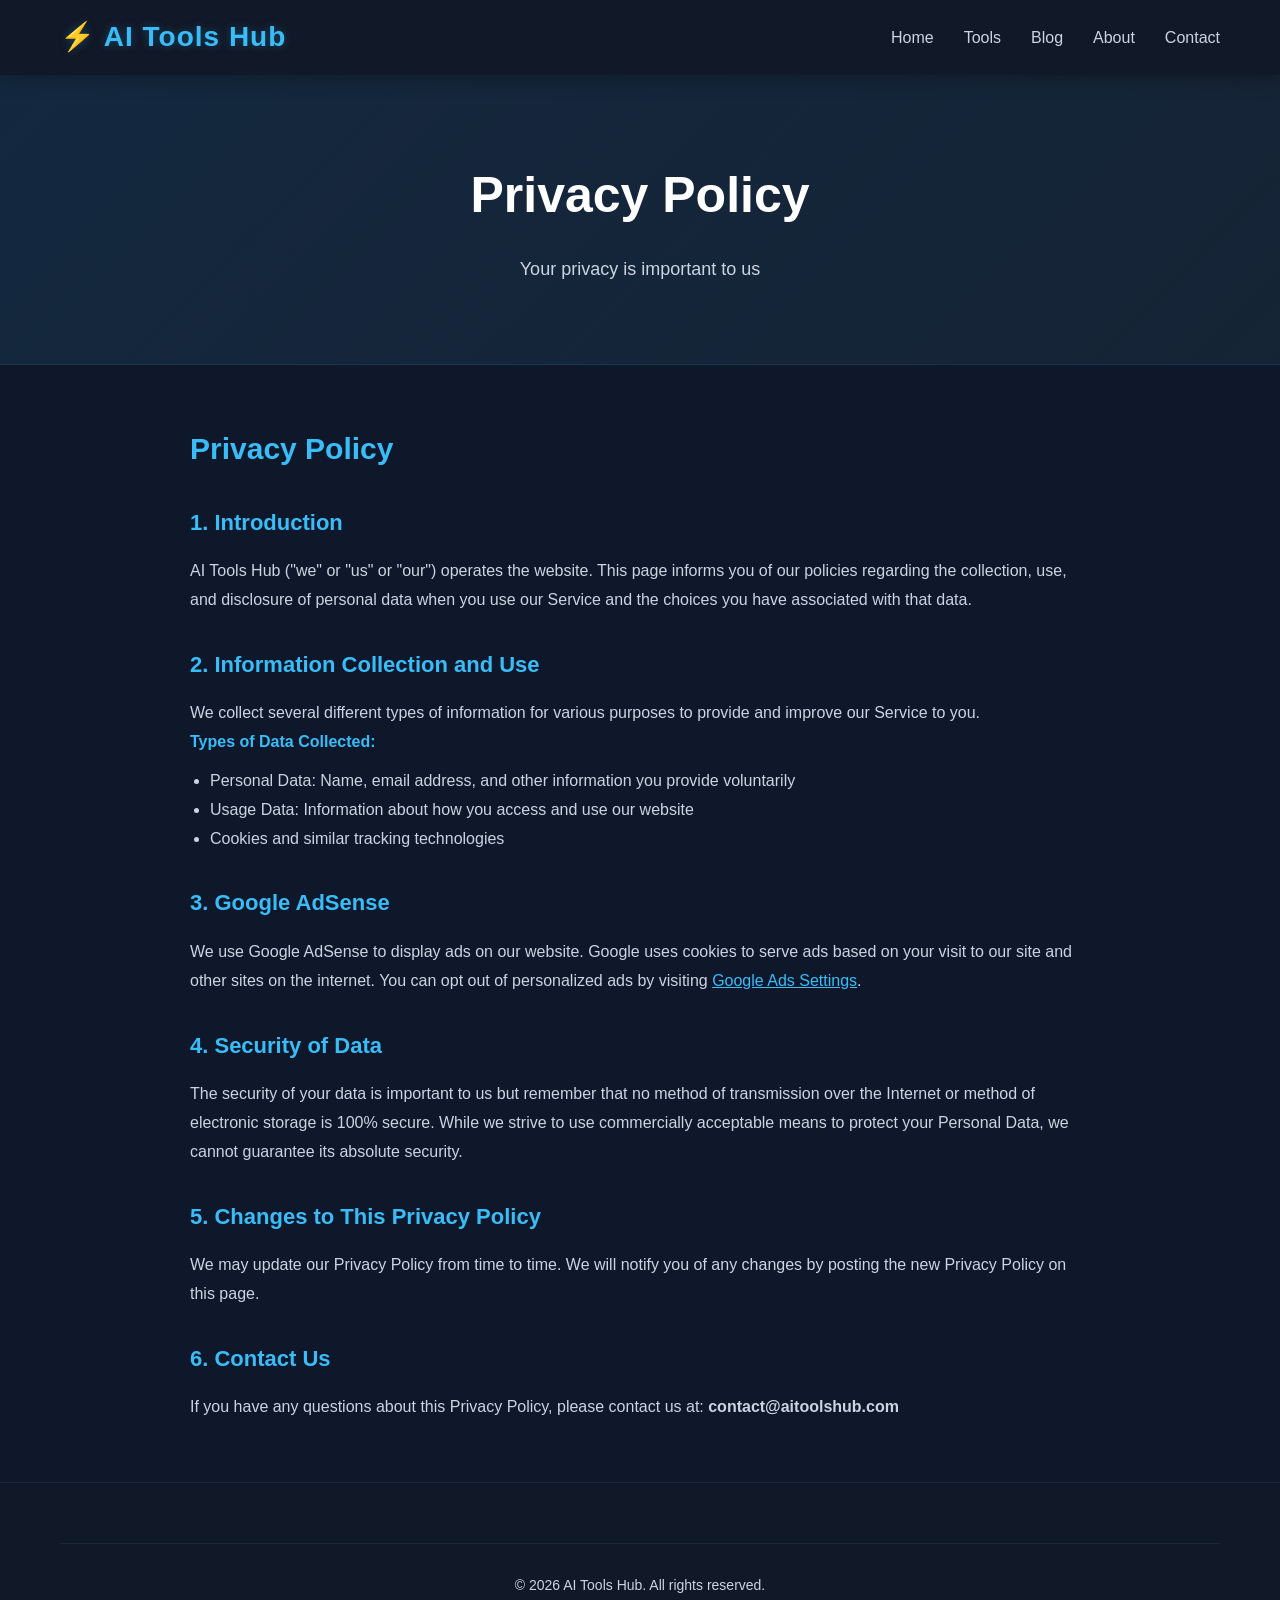
<file: privacy.html>
<!DOCTYPE html>
<html lang="en">
<head>
    <meta charset="UTF-8">
    <meta name="viewport" content="width=device-width, initial-scale=1.0">
    <meta name="description" content="Privacy Policy - AI Tools Hub">
    <title>Privacy Policy - AI Tools Hub</title>
    <link rel="stylesheet" href="style.css">
</head>
<body>
    <nav class="navbar">
        <div class="nav-container">
            <div class="logo">⚡ AI Tools Hub</div>
            <div class="nav-menu">
                <a href="index.html" class="nav-link">Home</a>
                <a href="index.html#tools" class="nav-link">Tools</a>
                <a href="blog.html" class="nav-link">Blog</a>
                <a href="about.html" class="nav-link">About</a>
                <a href="contact.html" class="nav-link">Contact</a>
            </div>
        </div>
    </nav>

    <section class="hero" style="padding: 80px 20px;">
        <h1 style="font-size: 50px; margin-bottom: 20px;">Privacy Policy</h1>
        <p style="font-size: 18px; color: #cbd5e1; max-width: 600px; margin: 0 auto;">Your privacy is important to us</p>
    </section>

    <section style="padding: 60px 20px; background: #0f172a;">
        <div class="container">
            <div style="max-width: 900px; margin: 0 auto;">
                <h2 style="color: #38bdf8; font-size: 30px; margin-bottom: 30px;">Privacy Policy</h2>
                
                <div style="color: #cbd5e1; line-height: 1.8;">
                    <h3 style="color: #38bdf8; font-size: 22px; margin-top: 30px; margin-bottom: 15px;">1. Introduction</h3>
                    <p>AI Tools Hub ("we" or "us" or "our") operates the website. This page informs you of our policies regarding the collection, use, and disclosure of personal data when you use our Service and the choices you have associated with that data.</p>
                    
                    <h3 style="color: #38bdf8; font-size: 22px; margin-top: 30px; margin-bottom: 15px;">2. Information Collection and Use</h3>
                    <p>We collect several different types of information for various purposes to provide and improve our Service to you.</p>
                    <p><strong style="color: #38bdf8;">Types of Data Collected:</strong></p>
                    <ul style="margin-left: 20px; margin-top: 10px;">
                        <li>Personal Data: Name, email address, and other information you provide voluntarily</li>
                        <li>Usage Data: Information about how you access and use our website</li>
                        <li>Cookies and similar tracking technologies</li>
                    </ul>
                    
                    <h3 style="color: #38bdf8; font-size: 22px; margin-top: 30px; margin-bottom: 15px;">3. Google AdSense</h3>
                    <p>We use Google AdSense to display ads on our website. Google uses cookies to serve ads based on your visit to our site and other sites on the internet. You can opt out of personalized ads by visiting <a href="https://www.google.com/settings/ads" style="color: #38bdf8; text-decoration: underline;">Google Ads Settings</a>.</p>
                    
                    <h3 style="color: #38bdf8; font-size: 22px; margin-top: 30px; margin-bottom: 15px;">4. Security of Data</h3>
                    <p>The security of your data is important to us but remember that no method of transmission over the Internet or method of electronic storage is 100% secure. While we strive to use commercially acceptable means to protect your Personal Data, we cannot guarantee its absolute security.</p>
                    
                    <h3 style="color: #38bdf8; font-size: 22px; margin-top: 30px; margin-bottom: 15px;">5. Changes to This Privacy Policy</h3>
                    <p>We may update our Privacy Policy from time to time. We will notify you of any changes by posting the new Privacy Policy on this page.</p>
                    
                    <h3 style="color: #38bdf8; font-size: 22px; margin-top: 30px; margin-bottom: 15px;">6. Contact Us</h3>
                    <p>If you have any questions about this Privacy Policy, please contact us at: <strong>contact@aitoolshub.com</strong></p>
                </div>
            </div>
        </div>
    </section>

    <footer class="footer">
        <div class="container">
            <div class="footer-bottom">
                <p>&copy; 2026 AI Tools Hub. All rights reserved.</p>
            </div>
        </div>
    </footer>
</body>
</html>
</file>
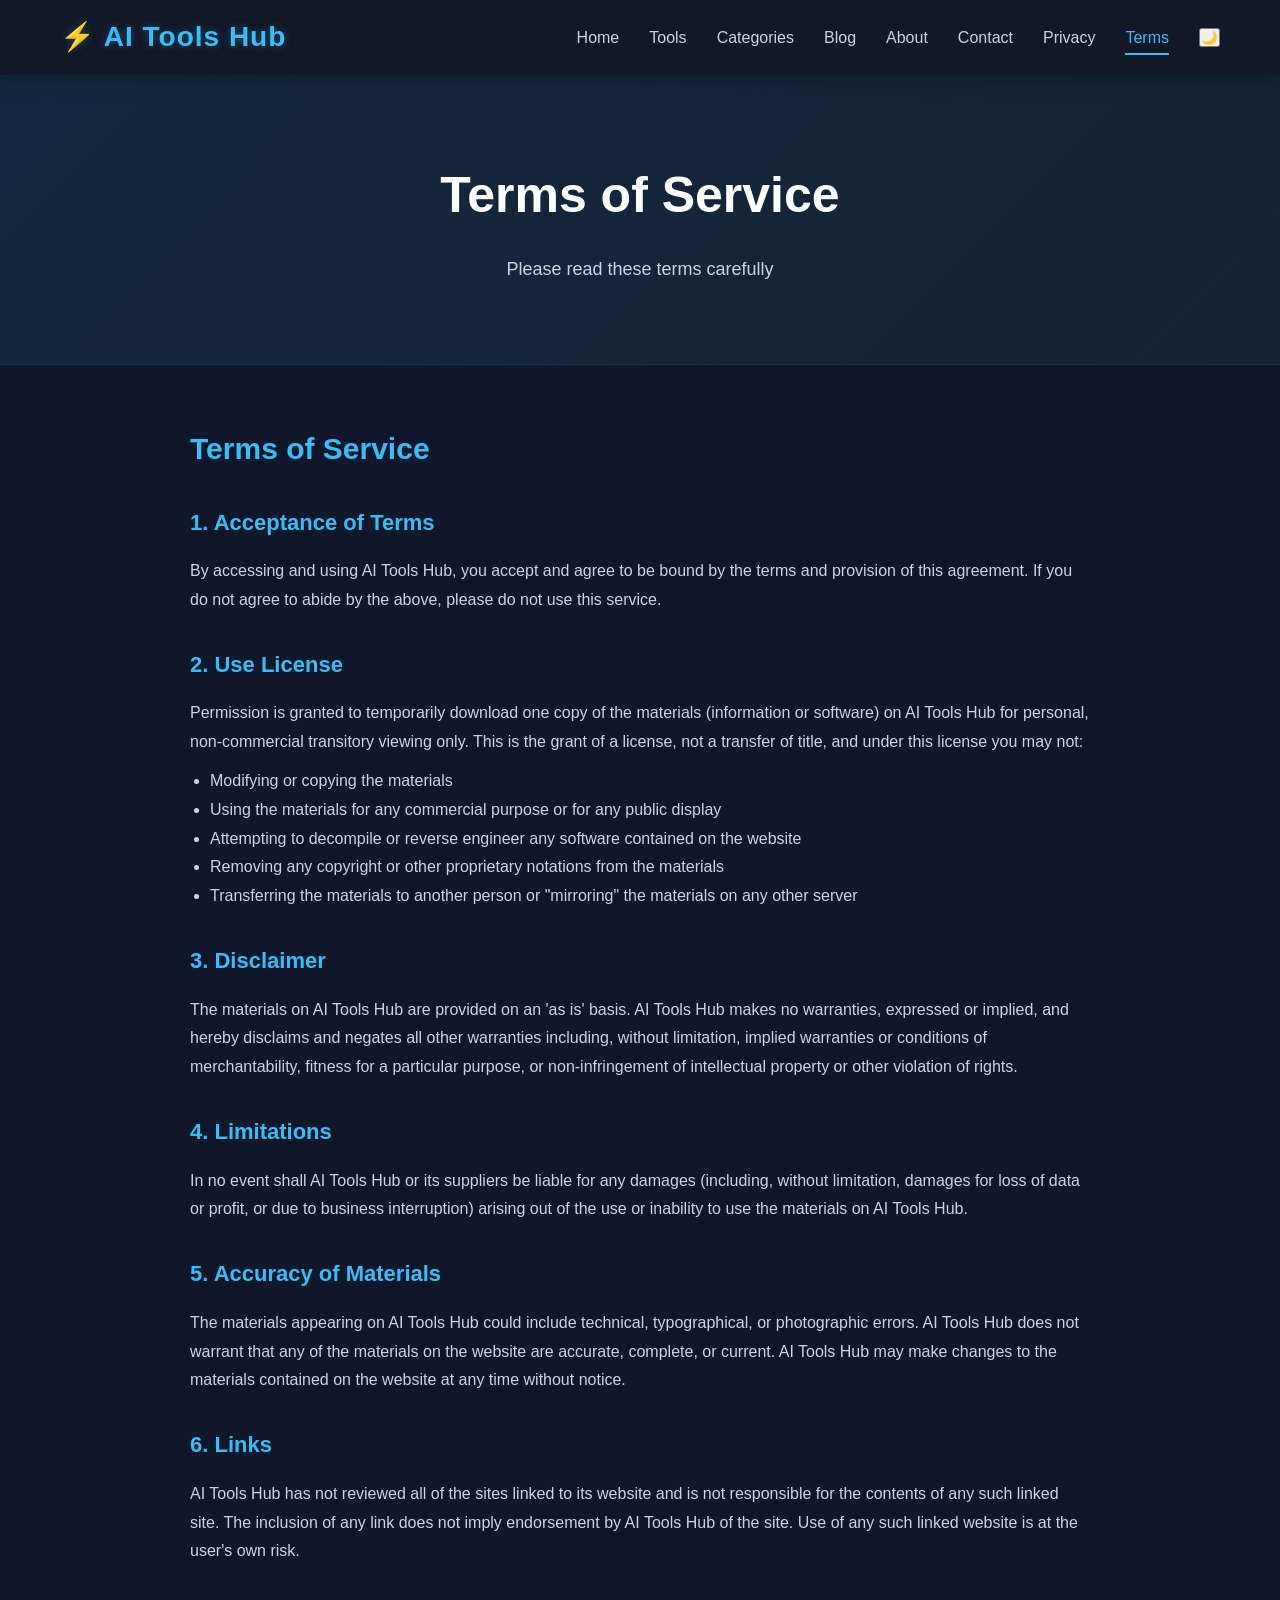
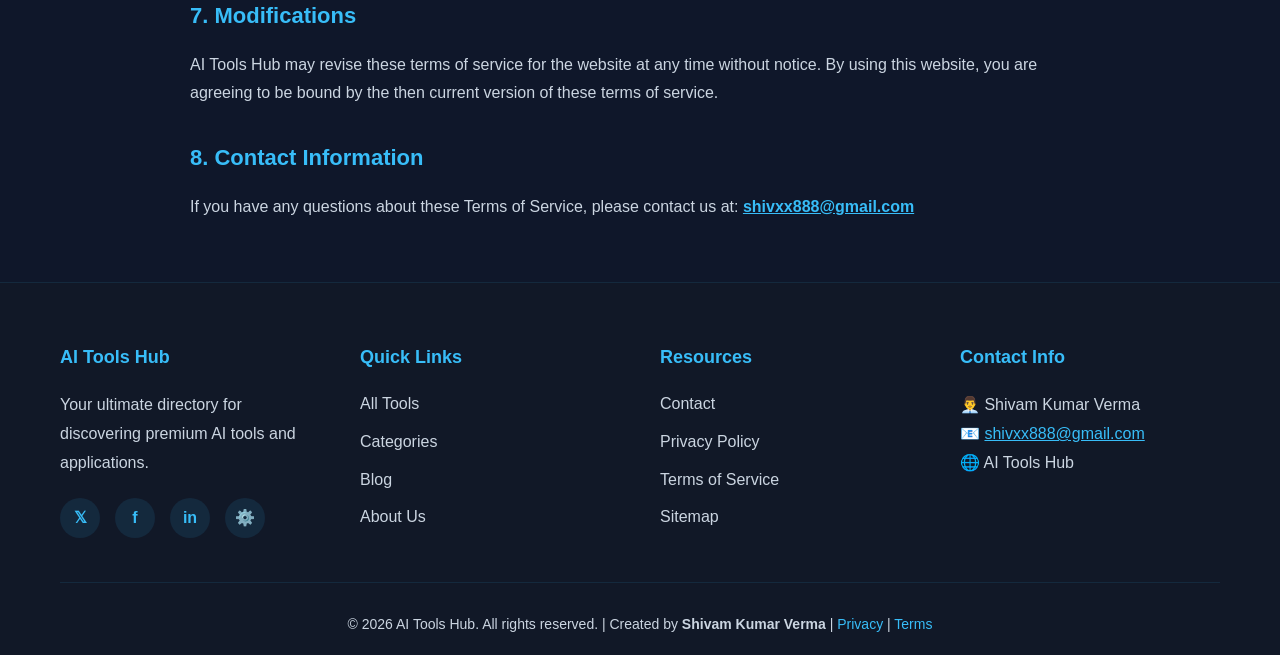
<file: terms.html>
<!DOCTYPE html>
<html lang="en">
<head>
    <meta charset="UTF-8">
    <meta name="viewport" content="width=device-width, initial-scale=1.0">
    <meta name="description" content="Terms of Service - AI Tools Hub. Read our complete terms and conditions.">
    <meta name="keywords" content="Terms, Conditions, Legal, AI Tools Hub">
    <title>Terms of Service - AI Tools Hub</title>
    <link rel="stylesheet" href="style.css">
</head>
<body>
    <nav class="navbar">
        <div class="nav-container">
            <div class="logo" onclick="window.location.href='index.html'" style="cursor: pointer;">⚡ AI Tools Hub</div>
            <div class="nav-menu" id="navMenu">
                <a href="index.html" class="nav-link">Home</a>
                <a href="index.html#tools" class="nav-link">Tools</a>
                <a href="index.html#categories" class="nav-link">Categories</a>
                <a href="blog.html" class="nav-link">Blog</a>
                <a href="about.html" class="nav-link">About</a>
                <a href="contact.html" class="nav-link">Contact</a>
                <a href="privacy.html" class="nav-link">Privacy</a>
                <a href="terms.html" class="nav-link active">Terms</a>
                <button class="theme-toggle" id="themeToggle" title="Toggle Dark/Light Mode">🌙</button>
            </div>
            <div class="hamburger" id="hamburger">
                <span></span>
                <span></span>
                <span></span>
            </div>
        </div>
    </nav>

    <section class="hero" style="padding: 80px 20px;">
        <h1 style="font-size: 50px; margin-bottom: 20px;">Terms of Service</h1>
        <p style="font-size: 18px; color: var(--text-secondary); max-width: 600px; margin: 0 auto;">Please read these terms carefully</p>
    </section>

    <section style="padding: 60px 20px; background: var(--dark-bg);">
        <div class="container">
            <div style="max-width: 900px; margin: 0 auto;">
                <h2 style="color: var(--primary-color); font-size: 30px; margin-bottom: 30px;">Terms of Service</h2>
                
                <div style="color: var(--text-secondary); line-height: 1.8;">
                    <h3 style="color: var(--primary-color); font-size: 22px; margin-top: 30px; margin-bottom: 15px;">1. Acceptance of Terms</h3>
                    <p>By accessing and using AI Tools Hub, you accept and agree to be bound by the terms and provision of this agreement. If you do not agree to abide by the above, please do not use this service.</p>
                    
                    <h3 style="color: var(--primary-color); font-size: 22px; margin-top: 30px; margin-bottom: 15px;">2. Use License</h3>
                    <p>Permission is granted to temporarily download one copy of the materials (information or software) on AI Tools Hub for personal, non-commercial transitory viewing only. This is the grant of a license, not a transfer of title, and under this license you may not:</p>
                    <ul style="margin-left: 20px; margin-top: 10px;">
                        <li>Modifying or copying the materials</li>
                        <li>Using the materials for any commercial purpose or for any public display</li>
                        <li>Attempting to decompile or reverse engineer any software contained on the website</li>
                        <li>Removing any copyright or other proprietary notations from the materials</li>
                        <li>Transferring the materials to another person or "mirroring" the materials on any other server</li>
                    </ul>
                    
                    <h3 style="color: var(--primary-color); font-size: 22px; margin-top: 30px; margin-bottom: 15px;">3. Disclaimer</h3>
                    <p>The materials on AI Tools Hub are provided on an 'as is' basis. AI Tools Hub makes no warranties, expressed or implied, and hereby disclaims and negates all other warranties including, without limitation, implied warranties or conditions of merchantability, fitness for a particular purpose, or non-infringement of intellectual property or other violation of rights.</p>
                    
                    <h3 style="color: var(--primary-color); font-size: 22px; margin-top: 30px; margin-bottom: 15px;">4. Limitations</h3>
                    <p>In no event shall AI Tools Hub or its suppliers be liable for any damages (including, without limitation, damages for loss of data or profit, or due to business interruption) arising out of the use or inability to use the materials on AI Tools Hub.</p>
                    
                    <h3 style="color: var(--primary-color); font-size: 22px; margin-top: 30px; margin-bottom: 15px;">5. Accuracy of Materials</h3>
                    <p>The materials appearing on AI Tools Hub could include technical, typographical, or photographic errors. AI Tools Hub does not warrant that any of the materials on the website are accurate, complete, or current. AI Tools Hub may make changes to the materials contained on the website at any time without notice.</p>
                    
                    <h3 style="color: var(--primary-color); font-size: 22px; margin-top: 30px; margin-bottom: 15px;">6. Links</h3>
                    <p>AI Tools Hub has not reviewed all of the sites linked to its website and is not responsible for the contents of any such linked site. The inclusion of any link does not imply endorsement by AI Tools Hub of the site. Use of any such linked website is at the user's own risk.</p>
                    
                    <h3 style="color: var(--primary-color); font-size: 22px; margin-top: 30px; margin-bottom: 15px;">7. Modifications</h3>
                    <p>AI Tools Hub may revise these terms of service for the website at any time without notice. By using this website, you are agreeing to be bound by the then current version of these terms of service.</p>
                    
                    <h3 style="color: var(--primary-color); font-size: 22px; margin-top: 30px; margin-bottom: 15px;">8. Contact Information</h3>
                    <p>If you have any questions about these Terms of Service, please contact us at: <strong><a href="mailto:shivxx888@gmail.com" style="color: var(--primary-color);">shivxx888@gmail.com</a></strong></p>
                </div>
            </div>
        </div>
    </section>

    <footer class="footer">
        <div class="container">
            <div class="footer-grid">
                <div class="footer-section">
                    <h4>AI Tools Hub</h4>
                    <p>Your ultimate directory for discovering premium AI tools and applications.</p>
                    <div class="social-links">
                        <a href="#" title="Twitter">𝕏</a>
                        <a href="#" title="Facebook">f</a>
                        <a href="#" title="LinkedIn">in</a>
                        <a href="https://github.com/Shivxx888" target="_blank" title="GitHub">⚙️</a>
                    </div>
                </div>
                <div class="footer-section">
                    <h4>Quick Links</h4>
                    <ul>
                        <li><a href="index.html#tools">All Tools</a></li>
                        <li><a href="index.html#categories">Categories</a></li>
                        <li><a href="blog.html">Blog</a></li>
                        <li><a href="about.html">About Us</a></li>
                    </ul>
                </div>
                <div class="footer-section">
                    <h4>Resources</h4>
                    <ul>
                        <li><a href="contact.html">Contact</a></li>
                        <li><a href="privacy.html">Privacy Policy</a></li>
                        <li><a href="terms.html">Terms of Service</a></li>
                        <li><a href="sitemap.xml">Sitemap</a></li>
                    </ul>
                </div>
                <div class="footer-section">
                    <h4>Contact Info</h4>
                    <p>👨‍💼 Shivam Kumar Verma</p>
                    <p>📧 <a href="mailto:shivxx888@gmail.com" style="color: var(--primary-color);">shivxx888@gmail.com</a></p>
                    <p>🌐 AI Tools Hub</p>
                </div>
            </div>
            <div class="footer-bottom">
                <p>&copy; 2026 AI Tools Hub. All rights reserved. | Created by <strong>Shivam Kumar Verma</strong> | <a href="privacy.html">Privacy</a> | <a href="terms.html">Terms</a></p>
            </div>
        </div>
    </footer>

    <button class="back-to-top" id="backToTop" onclick="scrollToTop()" title="Back to Top">↑</button>

    <script src="script.js"></script>
</body>
</html>
</file>
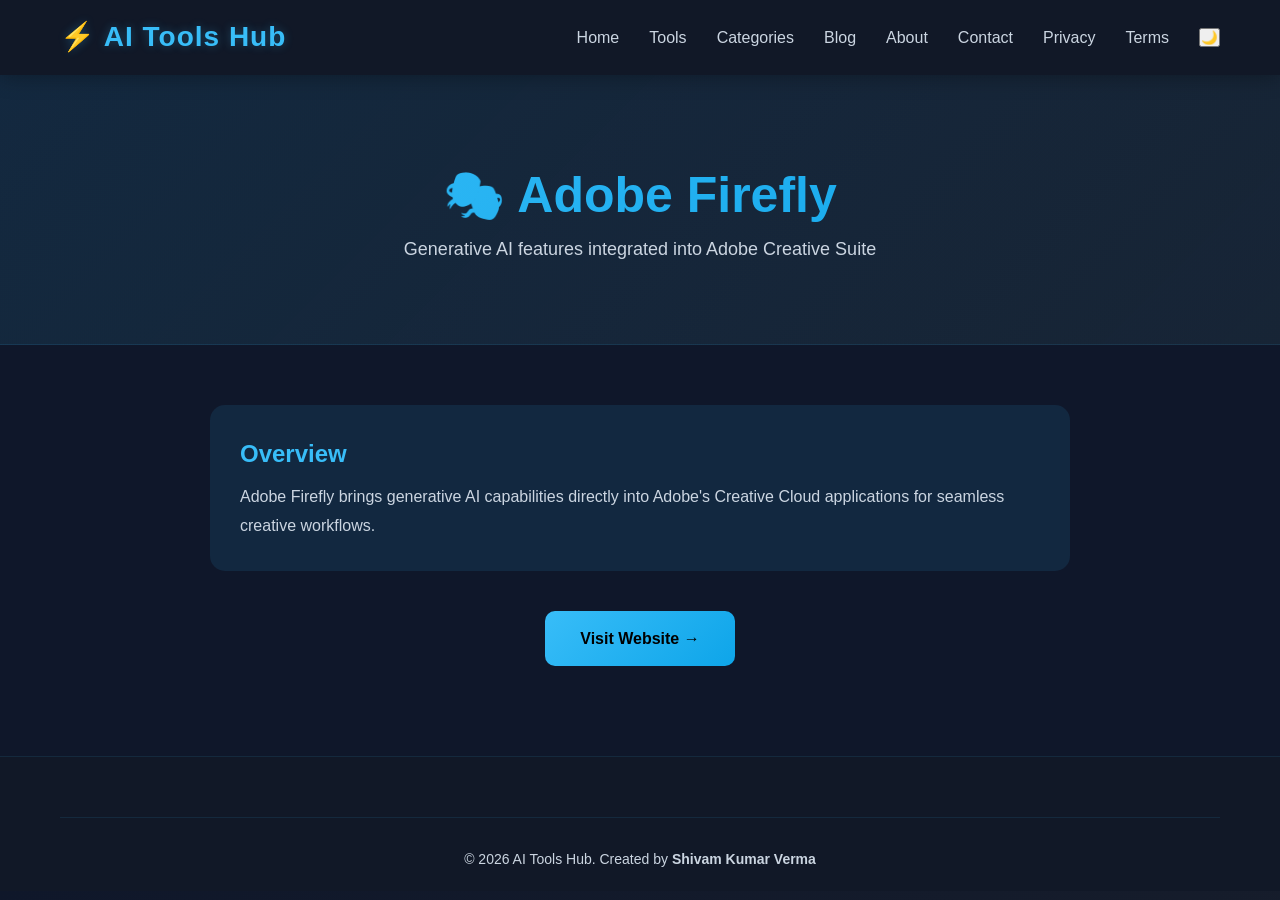
<file: tools/adobe-firefly.html>
<!DOCTYPE html>
<html lang="en">
<head>
    <meta charset="UTF-8">
    <meta name="viewport" content="width=device-width, initial-scale=1.0">
    <meta name="description" content="Adobe Firefly - Generative AI features integrated into Adobe Creative Suite.">
    <title>Adobe Firefly - AI Tools Hub</title>
    <link rel="stylesheet" href="../style.css">
</head>
<body>
    <nav class="navbar">
        <div class="nav-container">
            <div class="logo" onclick="window.location.href='../index.html'">⚡ AI Tools Hub</div>
            <div class="nav-menu" id="navMenu">
                <a href="../index.html" class="nav-link">Home</a><a href="../index.html#tools" class="nav-link">Tools</a><a href="../index.html#categories" class="nav-link">Categories</a>
                <a href="../blog.html" class="nav-link">Blog</a><a href="../about.html" class="nav-link">About</a><a href="../contact.html" class="nav-link">Contact</a>
                <a href="../privacy.html" class="nav-link">Privacy</a><a href="../terms.html" class="nav-link">Terms</a>
                <button class="theme-toggle" id="themeToggle">🌙</button>
            </div>
            <div class="hamburger" id="hamburger"><span></span><span></span><span></span></div>
        </div>
    </nav>
    <section class="hero" style="padding: 80px 20px;">
        <h1 style="font-size: 50px; background: linear-gradient(135deg, var(--primary-color) 0%, #0ea5e9 100%); -webkit-background-clip: text; -webkit-text-fill-color: transparent; background-clip: text;">🎭 Adobe Firefly</h1>
        <p style="font-size: 18px; color: var(--text-secondary);">Generative AI features integrated into Adobe Creative Suite</p>
    </section>
    <section style="padding: 60px 20px; background: var(--dark-bg);">
        <div class="container" style="max-width: 900px;">
            <div style="background: rgba(56, 189, 248, 0.1); padding: 30px; border-radius: 15px; margin-bottom: 40px;">
                <h2 style="color: var(--primary-color);">Overview</h2>
                <p style="color: var(--text-secondary); line-height: 1.8; margin-top: 10px;">Adobe Firefly brings generative AI capabilities directly into Adobe's Creative Cloud applications for seamless creative workflows.</p>
            </div>
            <div style="text-align: center; margin: 30px 0;">
                <a href="https://www.adobe.com/products/firefly.html" target="_blank" class="btn btn-primary">Visit Website →</a>
            </div>
        </div>
    </section>
    <footer class="footer">
        <div class="container"><div class="footer-bottom"><p>&copy; 2026 AI Tools Hub. Created by <strong>Shivam Kumar Verma</strong></p></div></div>
    </footer>
    <button class="back-to-top" id="backToTop" onclick="scrollToTop()">↑</button>
    <script src="../script.js"></script>
</body>
</html>
</file>
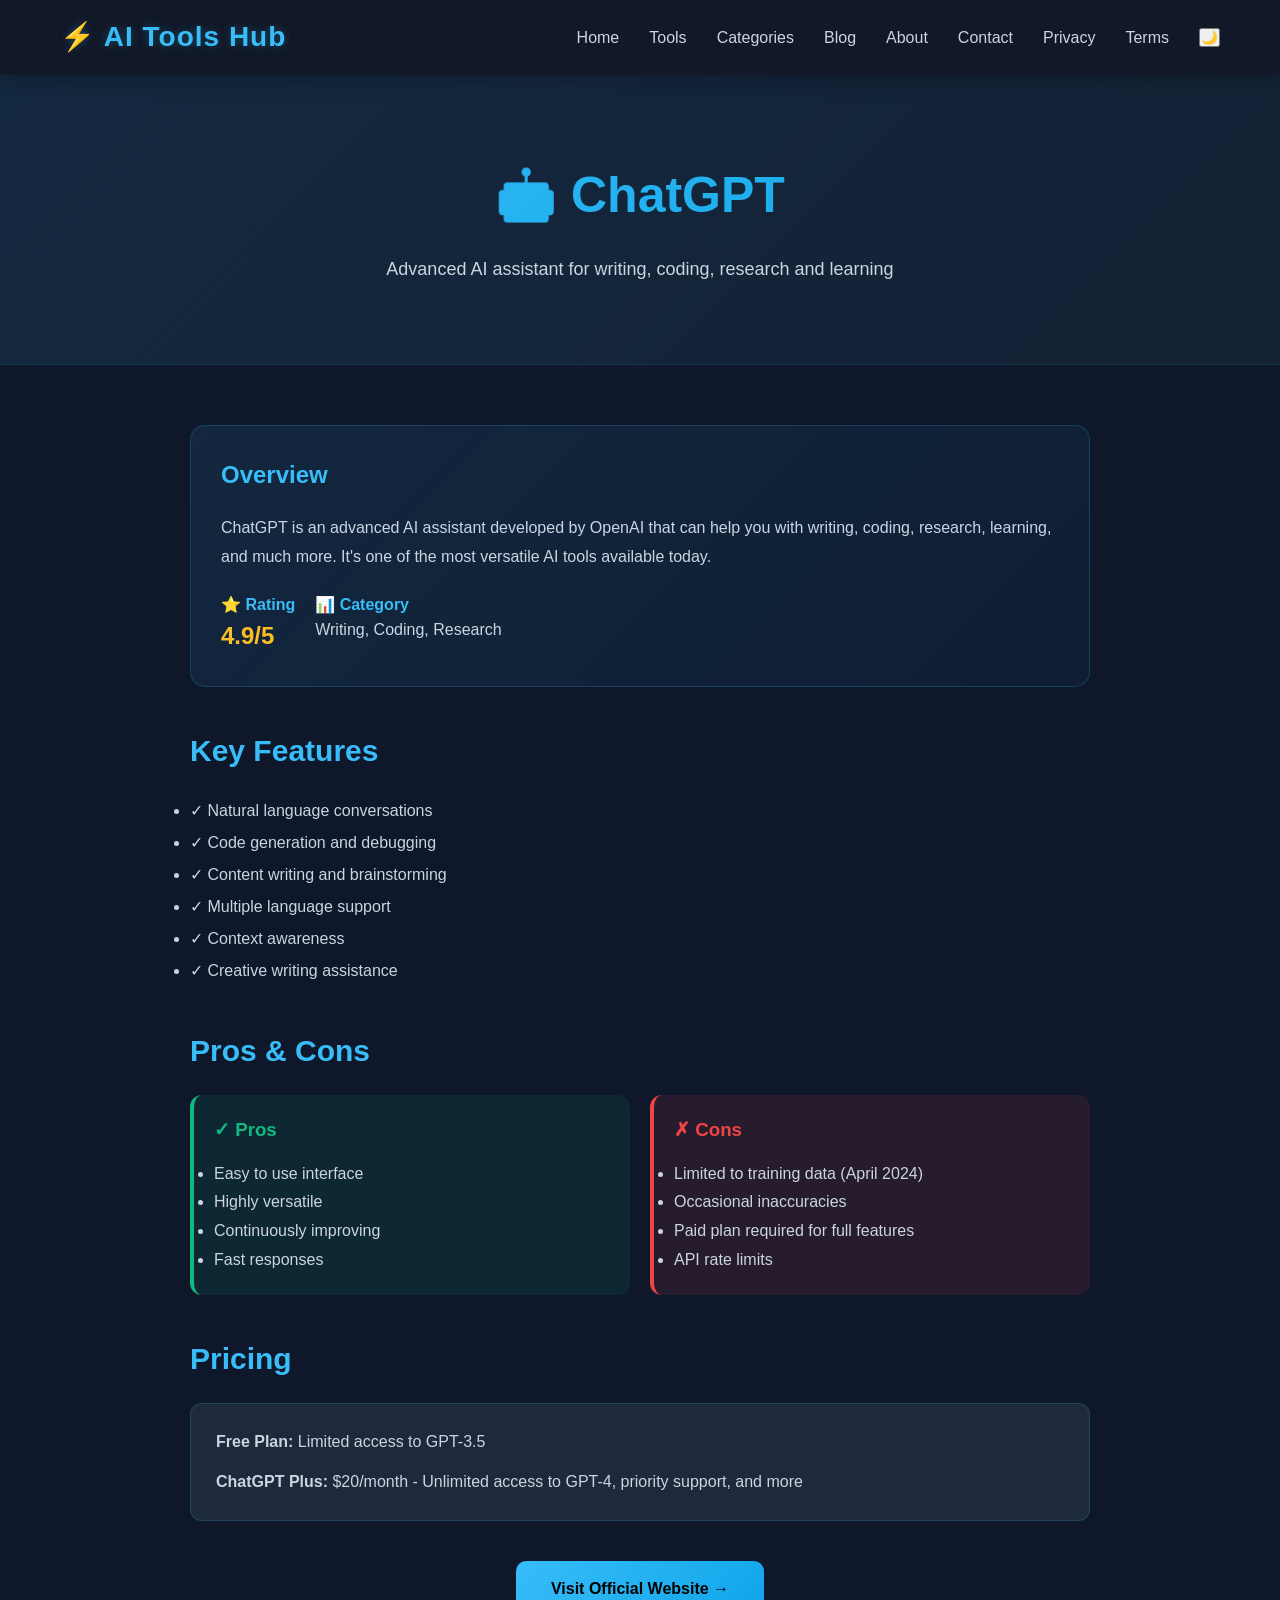
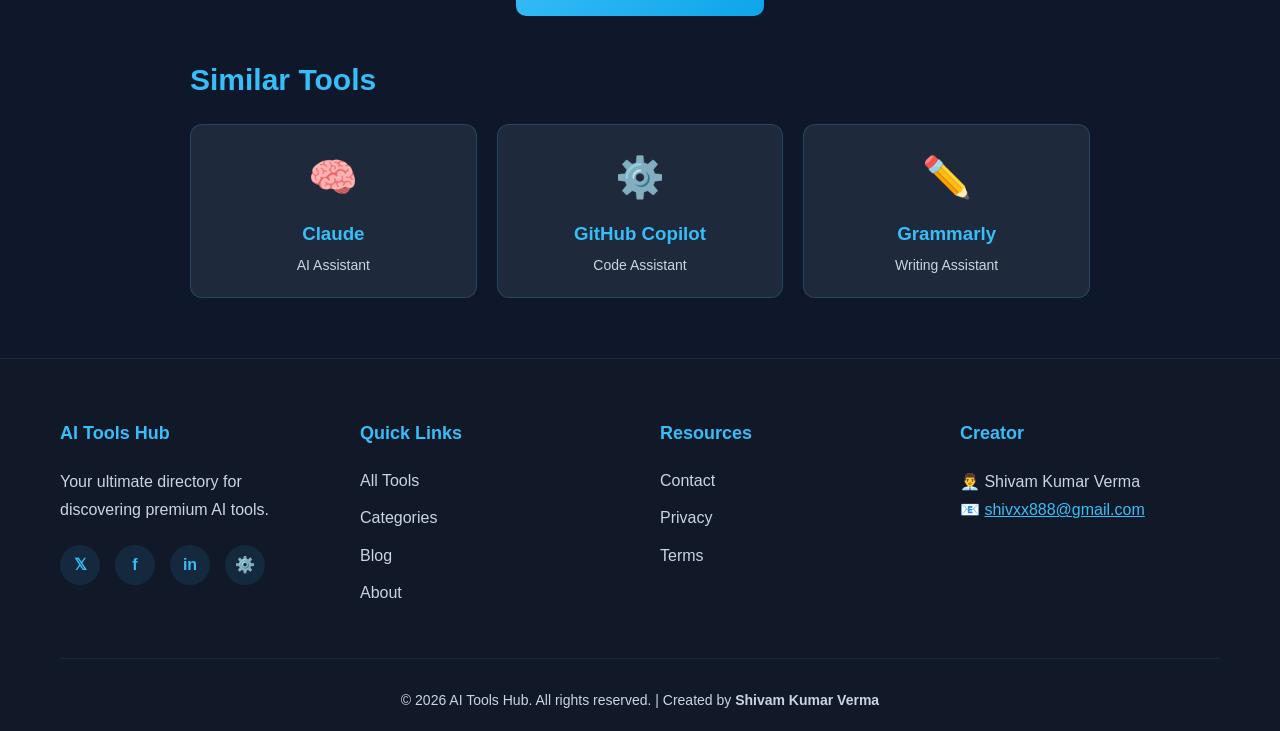
<file: tools/chatgpt.html>
<!DOCTYPE html>
<html lang="en">
<head>
    <meta charset="UTF-8">
    <meta name="viewport" content="width=device-width, initial-scale=1.0">
    <meta name="description" content="ChatGPT - Advanced AI assistant for writing, coding, research and learning. Complete review and guide.">
    <meta name="keywords" content="ChatGPT, AI Assistant, OpenAI, Writing, Coding">
    <meta property="og:title" content="ChatGPT - AI Tools Hub">
    <meta property="og:description" content="Complete guide to ChatGPT - the advanced AI assistant">
    <title>ChatGPT - AI Tools Hub</title>
    <link rel="stylesheet" href="../style.css">
</head>
<body>
    <nav class="navbar">
        <div class="nav-container">
            <div class="logo" onclick="window.location.href='../index.html'" style="cursor: pointer;">⚡ AI Tools Hub</div>
            <div class="nav-menu" id="navMenu">
                <a href="../index.html" class="nav-link">Home</a>
                <a href="../index.html#tools" class="nav-link">Tools</a>
                <a href="../index.html#categories" class="nav-link">Categories</a>
                <a href="../blog.html" class="nav-link">Blog</a>
                <a href="../about.html" class="nav-link">About</a>
                <a href="../contact.html" class="nav-link">Contact</a>
                <a href="../privacy.html" class="nav-link">Privacy</a>
                <a href="../terms.html" class="nav-link">Terms</a>
                <button class="theme-toggle" id="themeToggle" title="Toggle Dark/Light Mode">🌙</button>
            </div>
            <div class="hamburger" id="hamburger">
                <span></span>
                <span></span>
                <span></span>
            </div>
        </div>
    </nav>

    <section class="hero" style="padding: 80px 20px;">
        <h1 style="font-size: 50px; margin-bottom: 20px; background: linear-gradient(135deg, var(--primary-color) 0%, #0ea5e9 100%); -webkit-background-clip: text; -webkit-text-fill-color: transparent; background-clip: text;">🤖 ChatGPT</h1>
        <p style="font-size: 18px; color: var(--text-secondary); max-width: 600px; margin: 0 auto;">Advanced AI assistant for writing, coding, research and learning</p>
    </section>

    <section style="padding: 60px 20px; background: var(--dark-bg);">
        <div class="container">
            <div style="max-width: 900px; margin: 0 auto;">
                <div style="background: linear-gradient(135deg, rgba(56, 189, 248, 0.1) 0%, rgba(14, 165, 233, 0.05) 100%); padding: 30px; border-radius: 15px; margin-bottom: 40px; border: 1px solid rgba(56, 189, 248, 0.2);">
                    <h2 style="color: var(--primary-color); margin-bottom: 20px;">Overview</h2>
                    <p style="color: var(--text-secondary); line-height: 1.8; margin-bottom: 15px;">ChatGPT is an advanced AI assistant developed by OpenAI that can help you with writing, coding, research, learning, and much more. It's one of the most versatile AI tools available today.</p>
                    <div style="display: flex; gap: 20px; margin-top: 20px;">
                        <div>
                            <p style="color: var(--primary-color); font-weight: 600;">⭐ Rating</p>
                            <p style="color: var(--accent); font-size: 24px; font-weight: 700;">4.9/5</p>
                        </div>
                        <div>
                            <p style="color: var(--primary-color); font-weight: 600;">📊 Category</p>
                            <p style="color: var(--text-secondary);">Writing, Coding, Research</p>
                        </div>
                    </div>
                </div>

                <h2 style="color: var(--primary-color); font-size: 30px; margin: 40px 0 20px;">Key Features</h2>
                <ul style="color: var(--text-secondary); line-height: 2; margin-bottom: 40px;">
                    <li>✓ Natural language conversations</li>
                    <li>✓ Code generation and debugging</li>
                    <li>✓ Content writing and brainstorming</li>
                    <li>✓ Multiple language support</li>
                    <li>✓ Context awareness</li>
                    <li>✓ Creative writing assistance</li>
                </ul>

                <h2 style="color: var(--primary-color); font-size: 30px; margin: 40px 0 20px;">Pros & Cons</h2>
                <div style="display: grid; grid-template-columns: 1fr 1fr; gap: 20px; margin-bottom: 40px;">
                    <div style="background: rgba(16, 185, 129, 0.1); padding: 20px; border-radius: 12px; border-left: 4px solid var(--success);">
                        <h3 style="color: var(--success); margin-bottom: 15px;">✓ Pros</h3>
                        <ul style="color: var(--text-secondary); line-height: 1.8;">
                            <li>Easy to use interface</li>
                            <li>Highly versatile</li>
                            <li>Continuously improving</li>
                            <li>Fast responses</li>
                        </ul>
                    </div>
                    <div style="background: rgba(239, 68, 68, 0.1); padding: 20px; border-radius: 12px; border-left: 4px solid var(--danger);">
                        <h3 style="color: var(--danger); margin-bottom: 15px;">✗ Cons</h3>
                        <ul style="color: var(--text-secondary); line-height: 1.8;">
                            <li>Limited to training data (April 2024)</li>
                            <li>Occasional inaccuracies</li>
                            <li>Paid plan required for full features</li>
                            <li>API rate limits</li>
                        </ul>
                    </div>
                </div>

                <h2 style="color: var(--primary-color); font-size: 30px; margin: 40px 0 20px;">Pricing</h2>
                <div style="background: var(--card-bg); padding: 25px; border-radius: 12px; border: 1px solid rgba(56, 189, 248, 0.2); margin-bottom: 40px;">
                    <p style="color: var(--text-secondary); margin-bottom: 15px;"><strong>Free Plan:</strong> Limited access to GPT-3.5</p>
                    <p style="color: var(--text-secondary);"><strong>ChatGPT Plus:</strong> $20/month - Unlimited access to GPT-4, priority support, and more</p>
                </div>

                <div style="text-align: center; margin: 40px 0;">
                    <a href="https://chat.openai.com" target="_blank" rel="noopener noreferrer" class="btn btn-primary" style="display: inline-block;">Visit Official Website →</a>
                </div>

                <h2 style="color: var(--primary-color); font-size: 30px; margin: 40px 0 20px;">Similar Tools</h2>
                <div style="display: grid; grid-template-columns: repeat(auto-fit, minmax(200px, 1fr)); gap: 20px;">
                    <a href="claude.html" style="text-decoration: none;">
                        <div style="background: var(--card-bg); padding: 20px; border-radius: 12px; border: 1px solid rgba(56, 189, 248, 0.2); cursor: pointer; transition: all 0.3s; text-align: center;">
                            <p style="font-size: 40px; margin-bottom: 10px;">🧠</p>
                            <h3 style="color: var(--primary-color); margin-bottom: 5px;">Claude</h3>
                            <p style="color: var(--text-secondary); font-size: 14px;">AI Assistant</p>
                        </div>
                    </a>
                    <a href="github-copilot.html" style="text-decoration: none;">
                        <div style="background: var(--card-bg); padding: 20px; border-radius: 12px; border: 1px solid rgba(56, 189, 248, 0.2); cursor: pointer; transition: all 0.3s; text-align: center;">
                            <p style="font-size: 40px; margin-bottom: 10px;">⚙️</p>
                            <h3 style="color: var(--primary-color); margin-bottom: 5px;">GitHub Copilot</h3>
                            <p style="color: var(--text-secondary); font-size: 14px;">Code Assistant</p>
                        </div>
                    </a>
                    <a href="grammarly.html" style="text-decoration: none;">
                        <div style="background: var(--card-bg); padding: 20px; border-radius: 12px; border: 1px solid rgba(56, 189, 248, 0.2); cursor: pointer; transition: all 0.3s; text-align: center;">
                            <p style="font-size: 40px; margin-bottom: 10px;">✏️</p>
                            <h3 style="color: var(--primary-color); margin-bottom: 5px;">Grammarly</h3>
                            <p style="color: var(--text-secondary); font-size: 14px;">Writing Assistant</p>
                        </div>
                    </a>
                </div>
            </div>
        </div>
    </section>

    <footer class="footer">
        <div class="container">
            <div class="footer-grid">
                <div class="footer-section">
                    <h4>AI Tools Hub</h4>
                    <p>Your ultimate directory for discovering premium AI tools.</p>
                    <div class="social-links">
                        <a href="#" title="Twitter">𝕏</a>
                        <a href="#" title="Facebook">f</a>
                        <a href="#" title="LinkedIn">in</a>
                        <a href="https://github.com/Shivxx888" target="_blank" title="GitHub">⚙️</a>
                    </div>
                </div>
                <div class="footer-section">
                    <h4>Quick Links</h4>
                    <ul>
                        <li><a href="../index.html#tools">All Tools</a></li>
                        <li><a href="../index.html#categories">Categories</a></li>
                        <li><a href="../blog.html">Blog</a></li>
                        <li><a href="../about.html">About</a></li>
                    </ul>
                </div>
                <div class="footer-section">
                    <h4>Resources</h4>
                    <ul>
                        <li><a href="../contact.html">Contact</a></li>
                        <li><a href="../privacy.html">Privacy</a></li>
                        <li><a href="../terms.html">Terms</a></li>
                    </ul>
                </div>
                <div class="footer-section">
                    <h4>Creator</h4>
                    <p>👨‍💼 Shivam Kumar Verma</p>
                    <p>📧 <a href="mailto:shivxx888@gmail.com" style="color: var(--primary-color);">shivxx888@gmail.com</a></p>
                </div>
            </div>
            <div class="footer-bottom">
                <p>&copy; 2026 AI Tools Hub. All rights reserved. | Created by <strong>Shivam Kumar Verma</strong></p>
            </div>
        </div>
    </footer>

    <button class="back-to-top" id="backToTop" onclick="scrollToTop()" title="Back to Top">↑</button>
    <script src="../script.js"></script>
</body>
</html>
</file>
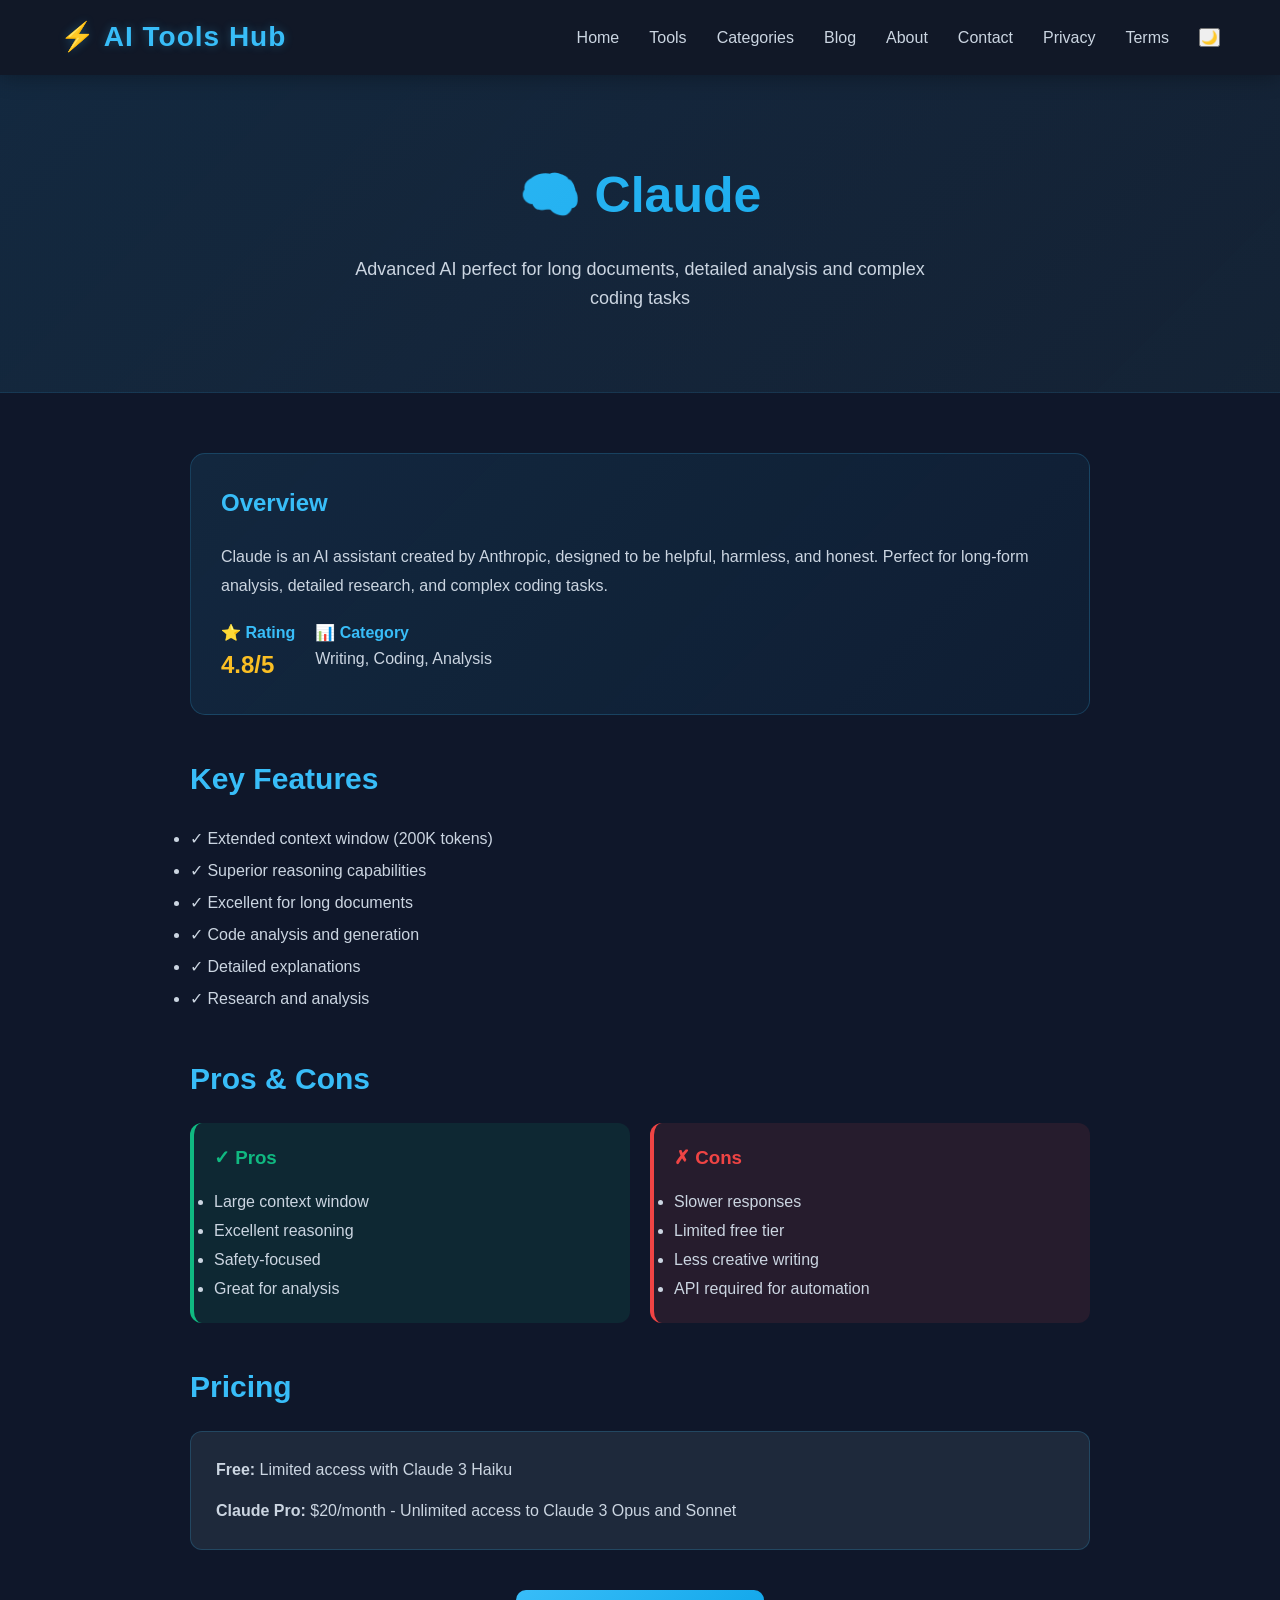
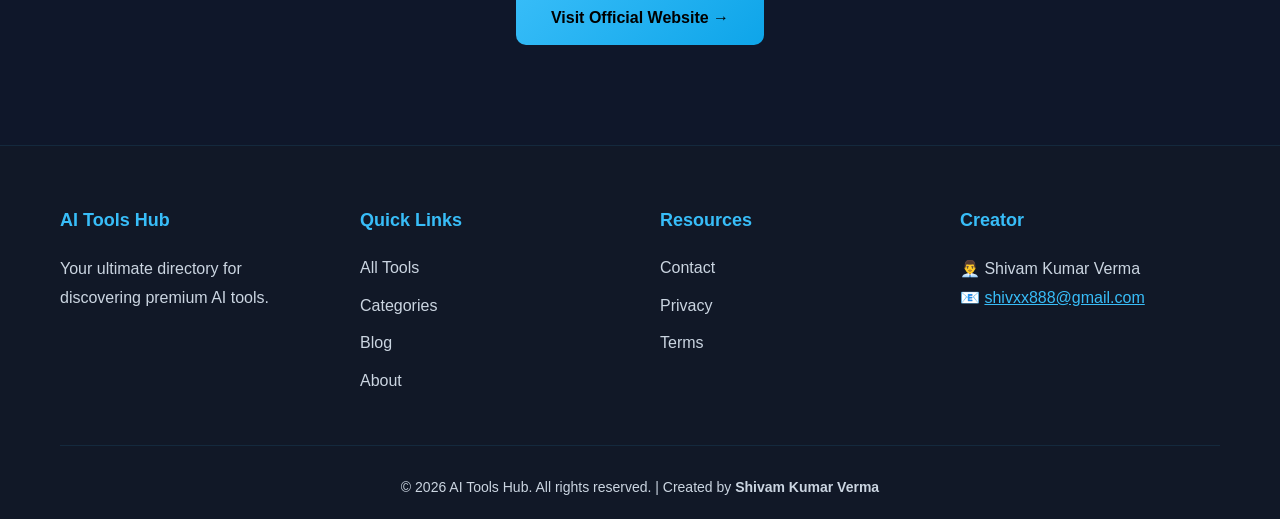
<file: tools/claude.html>
<!DOCTYPE html>
<html lang="en">
<head>
    <meta charset="UTF-8">
    <meta name="viewport" content="width=device-width, initial-scale=1.0">
    <meta name="description" content="Claude - Advanced AI perfect for long documents, detailed analysis and complex coding tasks.">
    <meta name="keywords" content="Claude, Anthropic, AI Assistant, Coding, Analysis">
    <title>Claude - AI Tools Hub</title>
    <link rel="stylesheet" href="../style.css">
</head>
<body>
    <nav class="navbar">
        <div class="nav-container">
            <div class="logo" onclick="window.location.href='../index.html'" style="cursor: pointer;">⚡ AI Tools Hub</div>
            <div class="nav-menu" id="navMenu">
                <a href="../index.html" class="nav-link">Home</a>
                <a href="../index.html#tools" class="nav-link">Tools</a>
                <a href="../index.html#categories" class="nav-link">Categories</a>
                <a href="../blog.html" class="nav-link">Blog</a>
                <a href="../about.html" class="nav-link">About</a>
                <a href="../contact.html" class="nav-link">Contact</a>
                <a href="../privacy.html" class="nav-link">Privacy</a>
                <a href="../terms.html" class="nav-link">Terms</a>
                <button class="theme-toggle" id="themeToggle">🌙</button>
            </div>
            <div class="hamburger" id="hamburger"><span></span><span></span><span></span></div>
        </div>
    </nav>

    <section class="hero" style="padding: 80px 20px;">
        <h1 style="font-size: 50px; margin-bottom: 20px; background: linear-gradient(135deg, var(--primary-color) 0%, #0ea5e9 100%); -webkit-background-clip: text; -webkit-text-fill-color: transparent; background-clip: text;">🧠 Claude</h1>
        <p style="font-size: 18px; color: var(--text-secondary); max-width: 600px; margin: 0 auto;">Advanced AI perfect for long documents, detailed analysis and complex coding tasks</p>
    </section>

    <section style="padding: 60px 20px; background: var(--dark-bg);">
        <div class="container">
            <div style="max-width: 900px; margin: 0 auto;">
                <div style="background: linear-gradient(135deg, rgba(56, 189, 248, 0.1) 0%, rgba(14, 165, 233, 0.05) 100%); padding: 30px; border-radius: 15px; margin-bottom: 40px; border: 1px solid rgba(56, 189, 248, 0.2);">
                    <h2 style="color: var(--primary-color); margin-bottom: 20px;">Overview</h2>
                    <p style="color: var(--text-secondary); line-height: 1.8; margin-bottom: 15px;">Claude is an AI assistant created by Anthropic, designed to be helpful, harmless, and honest. Perfect for long-form analysis, detailed research, and complex coding tasks.</p>
                    <div style="display: flex; gap: 20px; margin-top: 20px;">
                        <div><p style="color: var(--primary-color); font-weight: 600;">⭐ Rating</p><p style="color: var(--accent); font-size: 24px; font-weight: 700;">4.8/5</p></div>
                        <div><p style="color: var(--primary-color); font-weight: 600;">📊 Category</p><p style="color: var(--text-secondary);">Writing, Coding, Analysis</p></div>
                    </div>
                </div>

                <h2 style="color: var(--primary-color); font-size: 30px; margin: 40px 0 20px;">Key Features</h2>
                <ul style="color: var(--text-secondary); line-height: 2; margin-bottom: 40px;">
                    <li>✓ Extended context window (200K tokens)</li>
                    <li>✓ Superior reasoning capabilities</li>
                    <li>✓ Excellent for long documents</li>
                    <li>✓ Code analysis and generation</li>
                    <li>✓ Detailed explanations</li>
                    <li>✓ Research and analysis</li>
                </ul>

                <h2 style="color: var(--primary-color); font-size: 30px; margin: 40px 0 20px;">Pros & Cons</h2>
                <div style="display: grid; grid-template-columns: 1fr 1fr; gap: 20px; margin-bottom: 40px;">
                    <div style="background: rgba(16, 185, 129, 0.1); padding: 20px; border-radius: 12px; border-left: 4px solid var(--success);">
                        <h3 style="color: var(--success); margin-bottom: 15px;">✓ Pros</h3>
                        <ul style="color: var(--text-secondary); line-height: 1.8;">
                            <li>Large context window</li>
                            <li>Excellent reasoning</li>
                            <li>Safety-focused</li>
                            <li>Great for analysis</li>
                        </ul>
                    </div>
                    <div style="background: rgba(239, 68, 68, 0.1); padding: 20px; border-radius: 12px; border-left: 4px solid var(--danger);">
                        <h3 style="color: var(--danger); margin-bottom: 15px;">✗ Cons</h3>
                        <ul style="color: var(--text-secondary); line-height: 1.8;">
                            <li>Slower responses</li>
                            <li>Limited free tier</li>
                            <li>Less creative writing</li>
                            <li>API required for automation</li>
                        </ul>
                    </div>
                </div>

                <h2 style="color: var(--primary-color); font-size: 30px; margin: 40px 0 20px;">Pricing</h2>
                <div style="background: var(--card-bg); padding: 25px; border-radius: 12px; border: 1px solid rgba(56, 189, 248, 0.2); margin-bottom: 40px;">
                    <p style="color: var(--text-secondary); margin-bottom: 15px;"><strong>Free:</strong> Limited access with Claude 3 Haiku</p>
                    <p style="color: var(--text-secondary);"><strong>Claude Pro:</strong> $20/month - Unlimited access to Claude 3 Opus and Sonnet</p>
                </div>

                <div style="text-align: center; margin: 40px 0;">
                    <a href="https://claude.ai" target="_blank" rel="noopener noreferrer" class="btn btn-primary" style="display: inline-block;">Visit Official Website →</a>
                </div>
            </div>
        </div>
    </section>

    <footer class="footer">
        <div class="container">
            <div class="footer-grid">
                <div class="footer-section"><h4>AI Tools Hub</h4><p>Your ultimate directory for discovering premium AI tools.</p></div>
                <div class="footer-section"><h4>Quick Links</h4><ul><li><a href="../index.html#tools">All Tools</a></li><li><a href="../index.html#categories">Categories</a></li><li><a href="../blog.html">Blog</a></li><li><a href="../about.html">About</a></li></ul></div>
                <div class="footer-section"><h4>Resources</h4><ul><li><a href="../contact.html">Contact</a></li><li><a href="../privacy.html">Privacy</a></li><li><a href="../terms.html">Terms</a></li></ul></div>
                <div class="footer-section"><h4>Creator</h4><p>👨‍💼 Shivam Kumar Verma</p><p>📧 <a href="mailto:shivxx888@gmail.com" style="color: var(--primary-color);">shivxx888@gmail.com</a></p></div>
            </div>
            <div class="footer-bottom"><p>&copy; 2026 AI Tools Hub. All rights reserved. | Created by <strong>Shivam Kumar Verma</strong></p></div>
        </div>
    </footer>

    <button class="back-to-top" id="backToTop" onclick="scrollToTop()" title="Back to Top">↑</button>
    <script src="../script.js"></script>
</body>
</html>
</file>
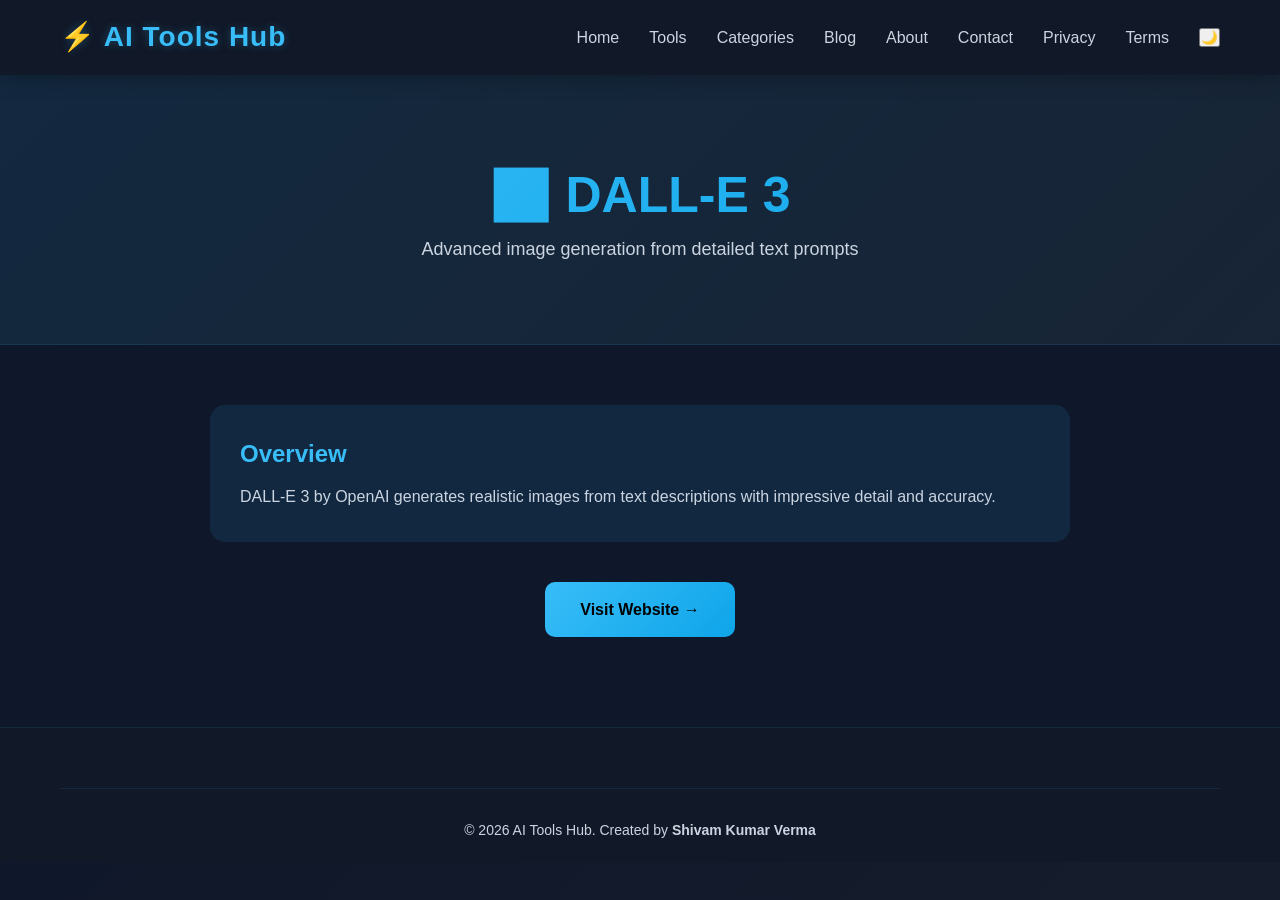
<file: tools/dalle.html>
<!DOCTYPE html>
<html lang="en">
<head>
    <meta charset="UTF-8">
    <meta name="viewport" content="width=device-width, initial-scale=1.0">
    <meta name="description" content="DALL-E 3 - OpenAI's advanced image generation from detailed text prompts.">
    <title>DALL-E 3 - AI Tools Hub</title>
    <link rel="stylesheet" href="../style.css">
</head>
<body>
    <nav class="navbar">
        <div class="nav-container">
            <div class="logo" onclick="window.location.href='../index.html'">⚡ AI Tools Hub</div>
            <div class="nav-menu" id="navMenu">
                <a href="../index.html" class="nav-link">Home</a><a href="../index.html#tools" class="nav-link">Tools</a><a href="../index.html#categories" class="nav-link">Categories</a>
                <a href="../blog.html" class="nav-link">Blog</a><a href="../about.html" class="nav-link">About</a><a href="../contact.html" class="nav-link">Contact</a>
                <a href="../privacy.html" class="nav-link">Privacy</a><a href="../terms.html" class="nav-link">Terms</a>
                <button class="theme-toggle" id="themeToggle">🌙</button>
            </div>
            <div class="hamburger" id="hamburger"><span></span><span></span><span></span></div>
        </div>
    </nav>
    <section class="hero" style="padding: 80px 20px;">
        <h1 style="font-size: 50px; background: linear-gradient(135deg, var(--primary-color) 0%, #0ea5e9 100%); -webkit-background-clip: text; -webkit-text-fill-color: transparent; background-clip: text;">🖼️ DALL-E 3</h1>
        <p style="font-size: 18px; color: var(--text-secondary);">Advanced image generation from detailed text prompts</p>
    </section>
    <section style="padding: 60px 20px; background: var(--dark-bg);">
        <div class="container" style="max-width: 900px;">
            <div style="background: rgba(56, 189, 248, 0.1); padding: 30px; border-radius: 15px; margin-bottom: 40px;">
                <h2 style="color: var(--primary-color);">Overview</h2>
                <p style="color: var(--text-secondary); line-height: 1.8; margin-top: 10px;">DALL-E 3 by OpenAI generates realistic images from text descriptions with impressive detail and accuracy.</p>
            </div>
            <div style="text-align: center; margin: 30px 0;">
                <a href="https://openai.com/dall-e-3" target="_blank" class="btn btn-primary">Visit Website →</a>
            </div>
        </div>
    </section>
    <footer class="footer">
        <div class="container"><div class="footer-bottom"><p>&copy; 2026 AI Tools Hub. Created by <strong>Shivam Kumar Verma</strong></p></div></div>
    </footer>
    <button class="back-to-top" id="backToTop" onclick="scrollToTop()">↑</button>
    <script src="../script.js"></script>
</body>
</html>
</file>
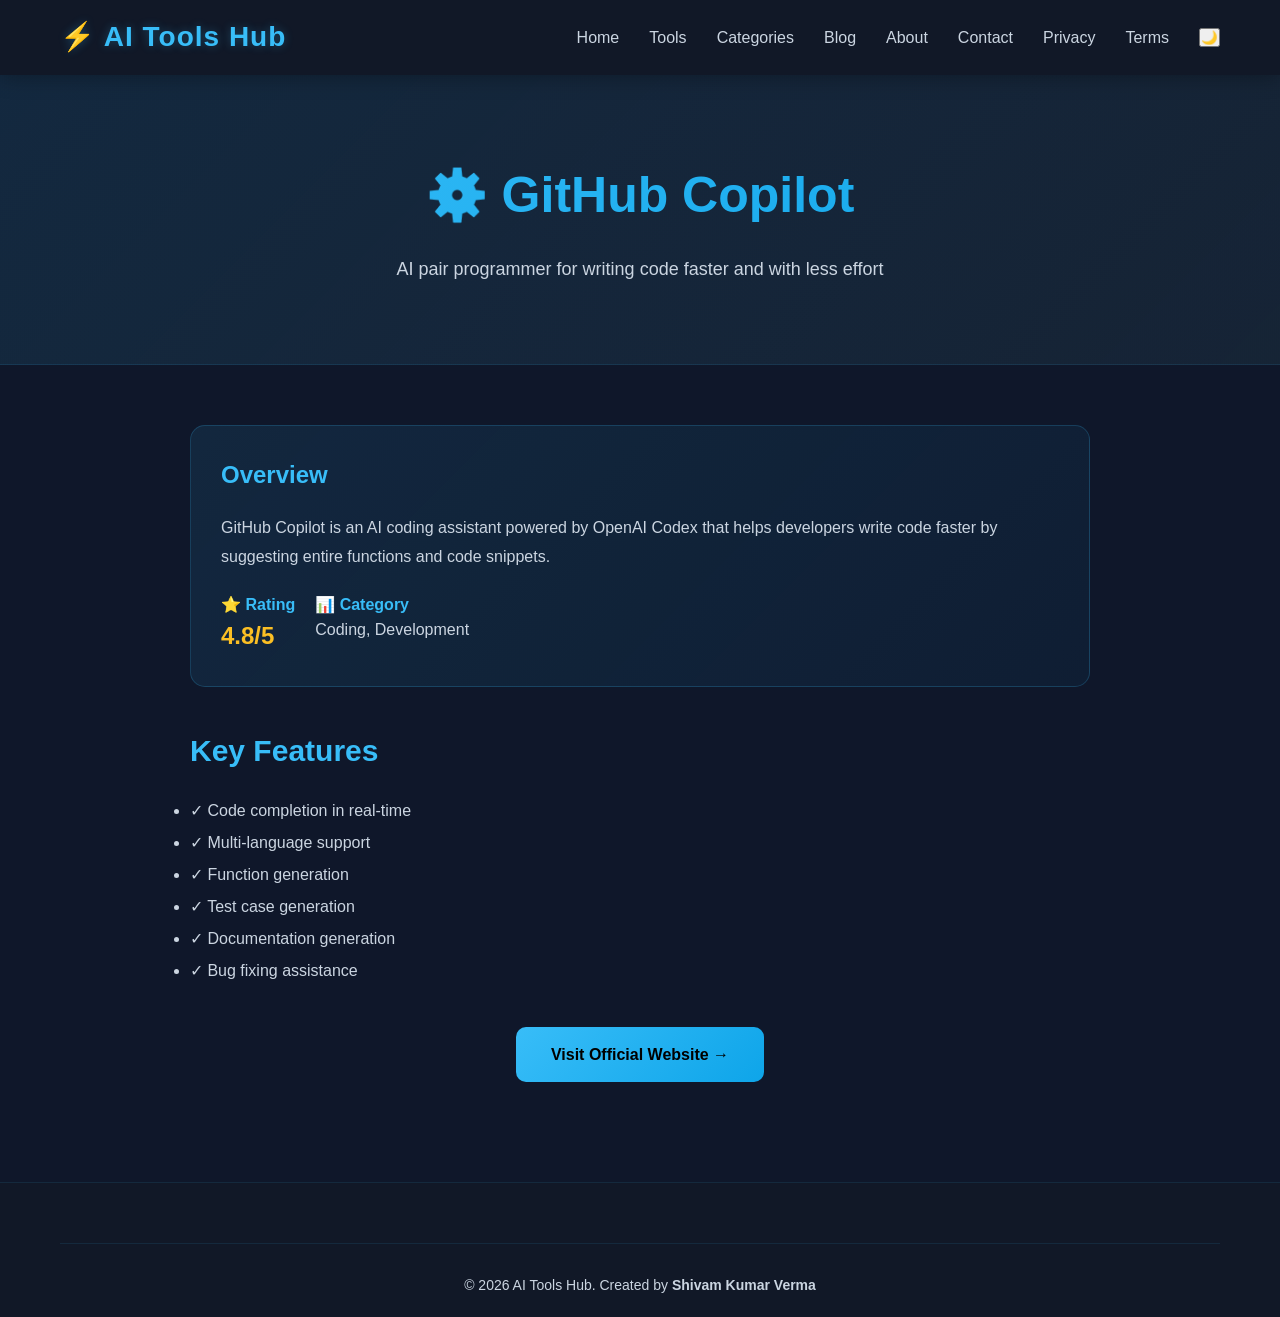
<file: tools/github-copilot.html>
<!DOCTYPE html>
<html lang="en">
<head>
    <meta charset="UTF-8">
    <meta name="viewport" content="width=device-width, initial-scale=1.0">
    <meta name="description" content="GitHub Copilot - AI pair programmer that helps you write code faster with intelligent suggestions.">
    <meta name="keywords" content="GitHub Copilot, AI Coding, Code Assistant">
    <title>GitHub Copilot - AI Tools Hub</title>
    <link rel="stylesheet" href="../style.css">
</head>
<body>
    <nav class="navbar">
        <div class="nav-container">
            <div class="logo" onclick="window.location.href='../index.html'" style="cursor: pointer;">⚡ AI Tools Hub</div>
            <div class="nav-menu" id="navMenu">
                <a href="../index.html" class="nav-link">Home</a><a href="../index.html#tools" class="nav-link">Tools</a><a href="../index.html#categories" class="nav-link">Categories</a>
                <a href="../blog.html" class="nav-link">Blog</a><a href="../about.html" class="nav-link">About</a><a href="../contact.html" class="nav-link">Contact</a>
                <a href="../privacy.html" class="nav-link">Privacy</a><a href="../terms.html" class="nav-link">Terms</a>
                <button class="theme-toggle" id="themeToggle">🌙</button>
            </div>
            <div class="hamburger" id="hamburger"><span></span><span></span><span></span></div>
        </div>
    </nav>
    <section class="hero" style="padding: 80px 20px;">
        <h1 style="font-size: 50px; margin-bottom: 20px; background: linear-gradient(135deg, var(--primary-color) 0%, #0ea5e9 100%); -webkit-background-clip: text; -webkit-text-fill-color: transparent; background-clip: text;">⚙️ GitHub Copilot</h1>
        <p style="font-size: 18px; color: var(--text-secondary); max-width: 600px; margin: 0 auto;">AI pair programmer for writing code faster and with less effort</p>
    </section>
    <section style="padding: 60px 20px; background: var(--dark-bg);">
        <div class="container">
            <div style="max-width: 900px; margin: 0 auto;">
                <div style="background: linear-gradient(135deg, rgba(56, 189, 248, 0.1) 0%, rgba(14, 165, 233, 0.05) 100%); padding: 30px; border-radius: 15px; margin-bottom: 40px; border: 1px solid rgba(56, 189, 248, 0.2);">
                    <h2 style="color: var(--primary-color); margin-bottom: 20px;">Overview</h2>
                    <p style="color: var(--text-secondary); line-height: 1.8; margin-bottom: 15px;">GitHub Copilot is an AI coding assistant powered by OpenAI Codex that helps developers write code faster by suggesting entire functions and code snippets.</p>
                    <div style="display: flex; gap: 20px; margin-top: 20px;">
                        <div><p style="color: var(--primary-color); font-weight: 600;">⭐ Rating</p><p style="color: var(--accent); font-size: 24px; font-weight: 700;">4.8/5</p></div>
                        <div><p style="color: var(--primary-color); font-weight: 600;">📊 Category</p><p style="color: var(--text-secondary);">Coding, Development</p></div>
                    </div>
                </div>
                <h2 style="color: var(--primary-color); font-size: 30px; margin: 40px 0 20px;">Key Features</h2>
                <ul style="color: var(--text-secondary); line-height: 2; margin-bottom: 40px;">
                    <li>✓ Code completion in real-time</li>
                    <li>✓ Multi-language support</li>
                    <li>✓ Function generation</li>
                    <li>✓ Test case generation</li>
                    <li>✓ Documentation generation</li>
                    <li>✓ Bug fixing assistance</li>
                </ul>
                <div style="text-align: center; margin: 40px 0;">
                    <a href="https://github.com/features/copilot" target="_blank" rel="noopener noreferrer" class="btn btn-primary" style="display: inline-block;">Visit Official Website →</a>
                </div>
            </div>
        </div>
    </section>
    <footer class="footer">
        <div class="container">
            <div class="footer-bottom"><p>&copy; 2026 AI Tools Hub. Created by <strong>Shivam Kumar Verma</strong></p></div>
        </div>
    </footer>
    <button class="back-to-top" id="backToTop" onclick="scrollToTop()">↑</button>
    <script src="../script.js"></script>
</body>
</html>
</file>
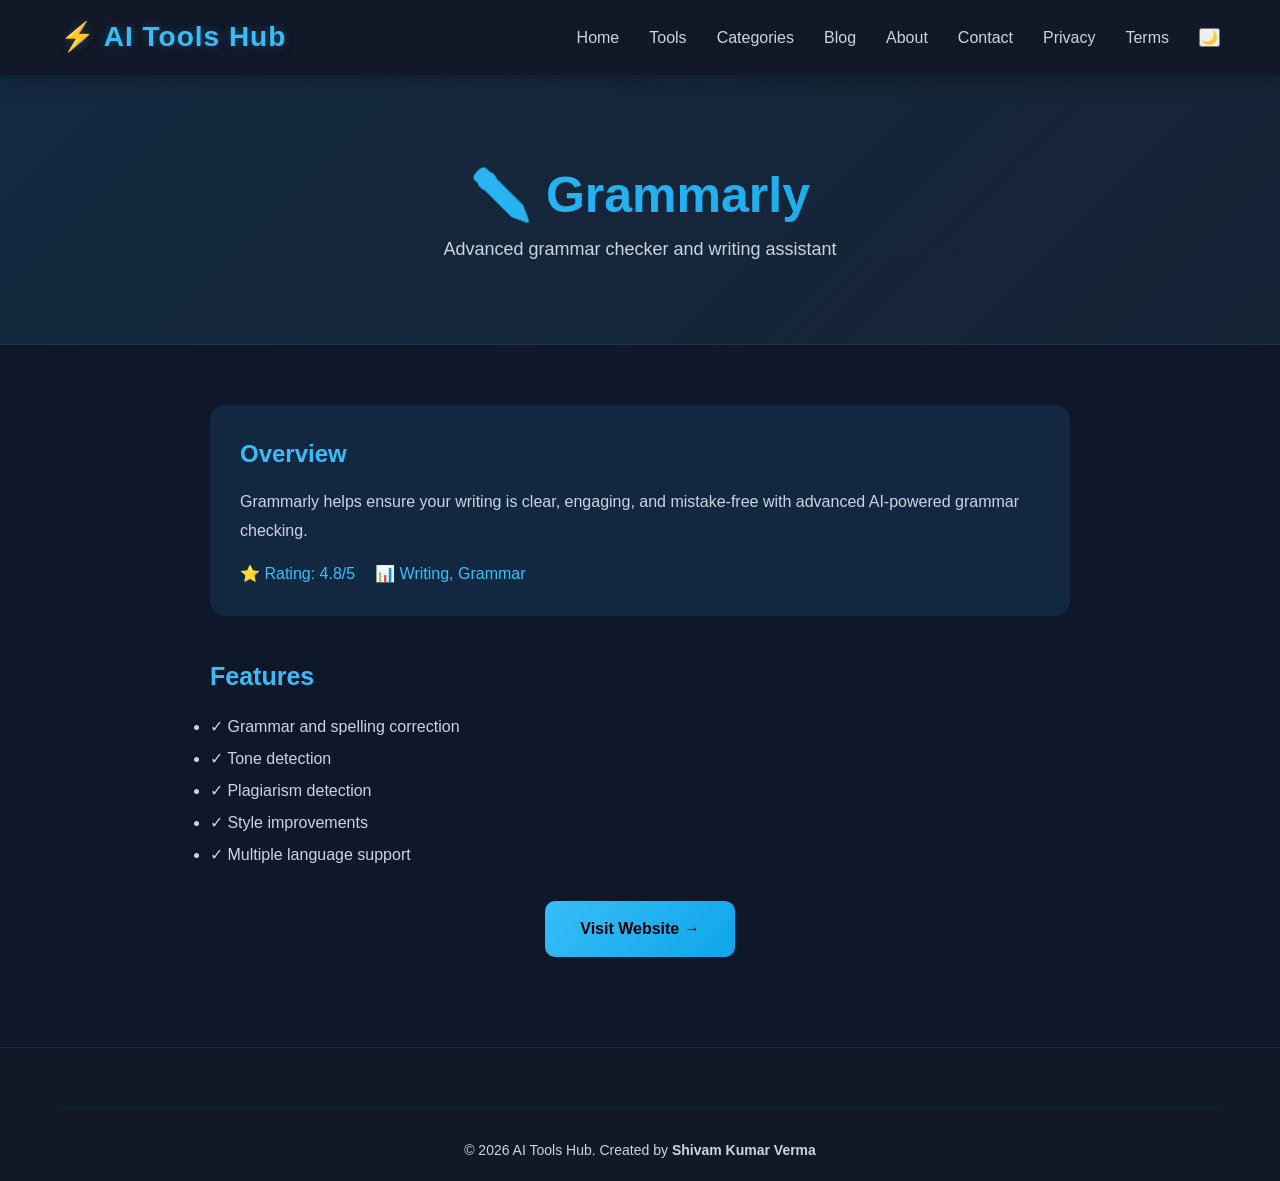
<file: tools/grammarly.html>
<!DOCTYPE html>
<html lang="en">
<head>
    <meta charset="UTF-8">
    <meta name="viewport" content="width=device-width, initial-scale=1.0">
    <meta name="description" content="Grammarly - Advanced grammar checker and writing assistant for perfect prose.">
    <title>Grammarly - AI Tools Hub</title>
    <link rel="stylesheet" href="../style.css">
</head>
<body>
    <nav class="navbar">
        <div class="nav-container">
            <div class="logo" onclick="window.location.href='../index.html'" style="cursor: pointer;">⚡ AI Tools Hub</div>
            <div class="nav-menu" id="navMenu">
                <a href="../index.html" class="nav-link">Home</a><a href="../index.html#tools" class="nav-link">Tools</a><a href="../index.html#categories" class="nav-link">Categories</a>
                <a href="../blog.html" class="nav-link">Blog</a><a href="../about.html" class="nav-link">About</a><a href="../contact.html" class="nav-link">Contact</a>
                <a href="../privacy.html" class="nav-link">Privacy</a><a href="../terms.html" class="nav-link">Terms</a>
                <button class="theme-toggle" id="themeToggle">🌙</button>
            </div>
            <div class="hamburger" id="hamburger"><span></span><span></span><span></span></div>
        </div>
    </nav>
    <section class="hero" style="padding: 80px 20px;">
        <h1 style="font-size: 50px; background: linear-gradient(135deg, var(--primary-color) 0%, #0ea5e9 100%); -webkit-background-clip: text; -webkit-text-fill-color: transparent; background-clip: text;">✏️ Grammarly</h1>
        <p style="font-size: 18px; color: var(--text-secondary);">Advanced grammar checker and writing assistant</p>
    </section>
    <section style="padding: 60px 20px; background: var(--dark-bg);">
        <div class="container" style="max-width: 900px;">
            <div style="background: rgba(56, 189, 248, 0.1); padding: 30px; border-radius: 15px; margin-bottom: 40px;">
                <h2 style="color: var(--primary-color); margin-bottom: 15px;">Overview</h2>
                <p style="color: var(--text-secondary); line-height: 1.8;">Grammarly helps ensure your writing is clear, engaging, and mistake-free with advanced AI-powered grammar checking.</p>
                <div style="display: flex; gap: 20px; margin-top: 15px;">
                    <div><p style="color: var(--primary-color);">⭐ Rating: 4.8/5</p></div>
                    <div><p style="color: var(--primary-color);">📊 Writing, Grammar</p></div>
                </div>
            </div>
            <h2 style="color: var(--primary-color); font-size: 25px; margin: 30px 0 15px;">Features</h2>
            <ul style="color: var(--text-secondary); line-height: 2;">
                <li>✓ Grammar and spelling correction</li>
                <li>✓ Tone detection</li>
                <li>✓ Plagiarism detection</li>
                <li>✓ Style improvements</li>
                <li>✓ Multiple language support</li>
            </ul>
            <div style="text-align: center; margin: 30px 0;">
                <a href="https://www.grammarly.com" target="_blank" class="btn btn-primary">Visit Website →</a>
            </div>
        </div>
    </section>
    <footer class="footer">
        <div class="container"><div class="footer-bottom"><p>&copy; 2026 AI Tools Hub. Created by <strong>Shivam Kumar Verma</strong></p></div></div>
    </footer>
    <button class="back-to-top" id="backToTop" onclick="scrollToTop()">↑</button>
    <script src="../script.js"></script>
</body>
</html>
</file>
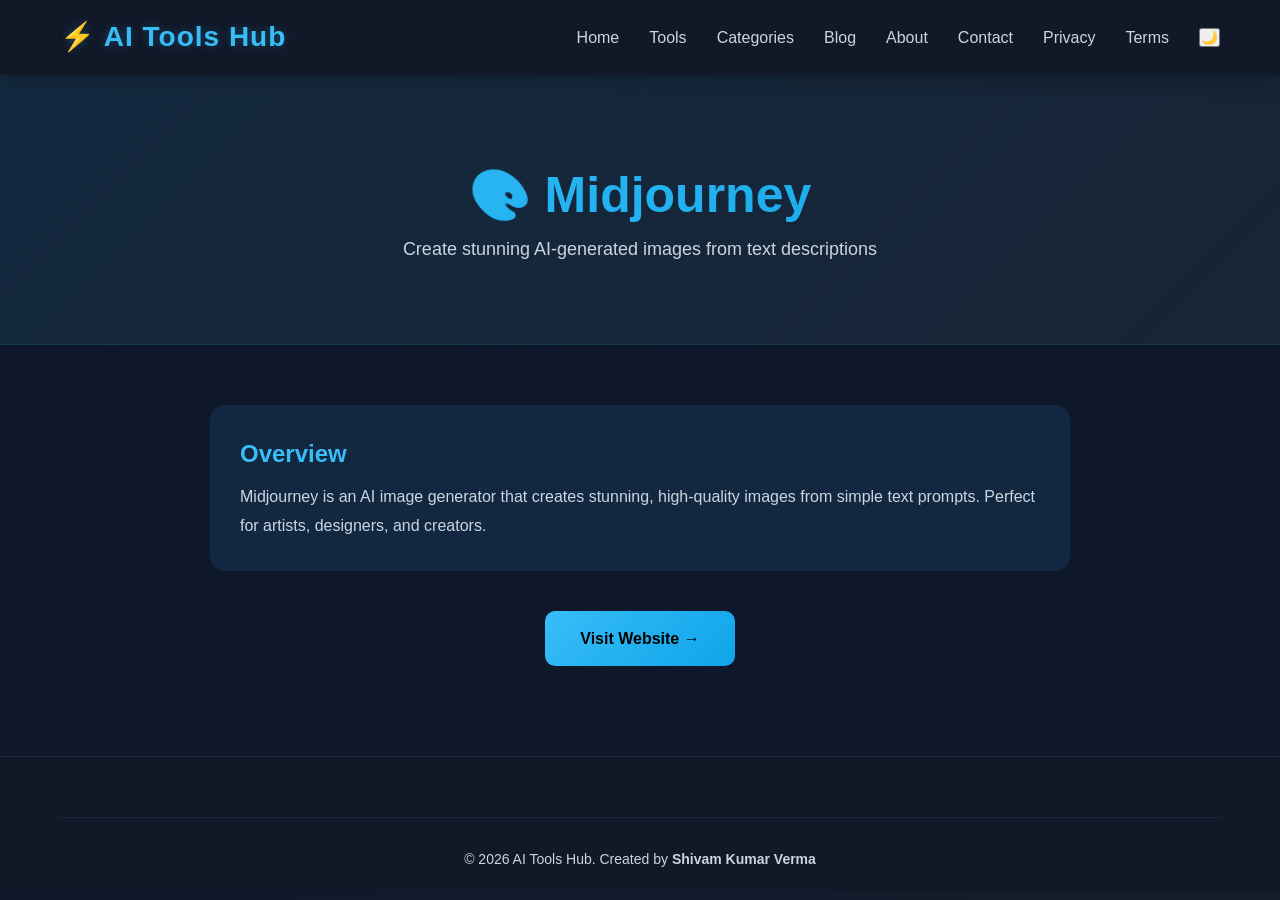
<file: tools/midjourney.html>
<!DOCTYPE html>
<html lang="en">
<head>
    <meta charset="UTF-8">
    <meta name="viewport" content="width=device-width, initial-scale=1.0">
    <meta name="description" content="Midjourney - Create stunning AI-generated images and artwork from text descriptions.">
    <title>Midjourney - AI Tools Hub</title>
    <link rel="stylesheet" href="../style.css">
</head>
<body>
    <nav class="navbar">
        <div class="nav-container">
            <div class="logo" onclick="window.location.href='../index.html'">⚡ AI Tools Hub</div>
            <div class="nav-menu" id="navMenu">
                <a href="../index.html" class="nav-link">Home</a><a href="../index.html#tools" class="nav-link">Tools</a><a href="../index.html#categories" class="nav-link">Categories</a>
                <a href="../blog.html" class="nav-link">Blog</a><a href="../about.html" class="nav-link">About</a><a href="../contact.html" class="nav-link">Contact</a>
                <a href="../privacy.html" class="nav-link">Privacy</a><a href="../terms.html" class="nav-link">Terms</a>
                <button class="theme-toggle" id="themeToggle">🌙</button>
            </div>
            <div class="hamburger" id="hamburger"><span></span><span></span><span></span></div>
        </div>
    </nav>
    <section class="hero" style="padding: 80px 20px;">
        <h1 style="font-size: 50px; background: linear-gradient(135deg, var(--primary-color) 0%, #0ea5e9 100%); -webkit-background-clip: text; -webkit-text-fill-color: transparent; background-clip: text;">🎨 Midjourney</h1>
        <p style="font-size: 18px; color: var(--text-secondary);">Create stunning AI-generated images from text descriptions</p>
    </section>
    <section style="padding: 60px 20px; background: var(--dark-bg);">
        <div class="container" style="max-width: 900px;">
            <div style="background: rgba(56, 189, 248, 0.1); padding: 30px; border-radius: 15px; margin-bottom: 40px;">
                <h2 style="color: var(--primary-color);">Overview</h2>
                <p style="color: var(--text-secondary); line-height: 1.8; margin-top: 10px;">Midjourney is an AI image generator that creates stunning, high-quality images from simple text prompts. Perfect for artists, designers, and creators.</p>
            </div>
            <div style="text-align: center; margin: 30px 0;">
                <a href="https://www.midjourney.com" target="_blank" class="btn btn-primary">Visit Website →</a>
            </div>
        </div>
    </section>
    <footer class="footer">
        <div class="container"><div class="footer-bottom"><p>&copy; 2026 AI Tools Hub. Created by <strong>Shivam Kumar Verma</strong></p></div></div>
    </footer>
    <button class="back-to-top" id="backToTop" onclick="scrollToTop()">↑</button>
    <script src="../script.js"></script>
</body>
</html>
</file>
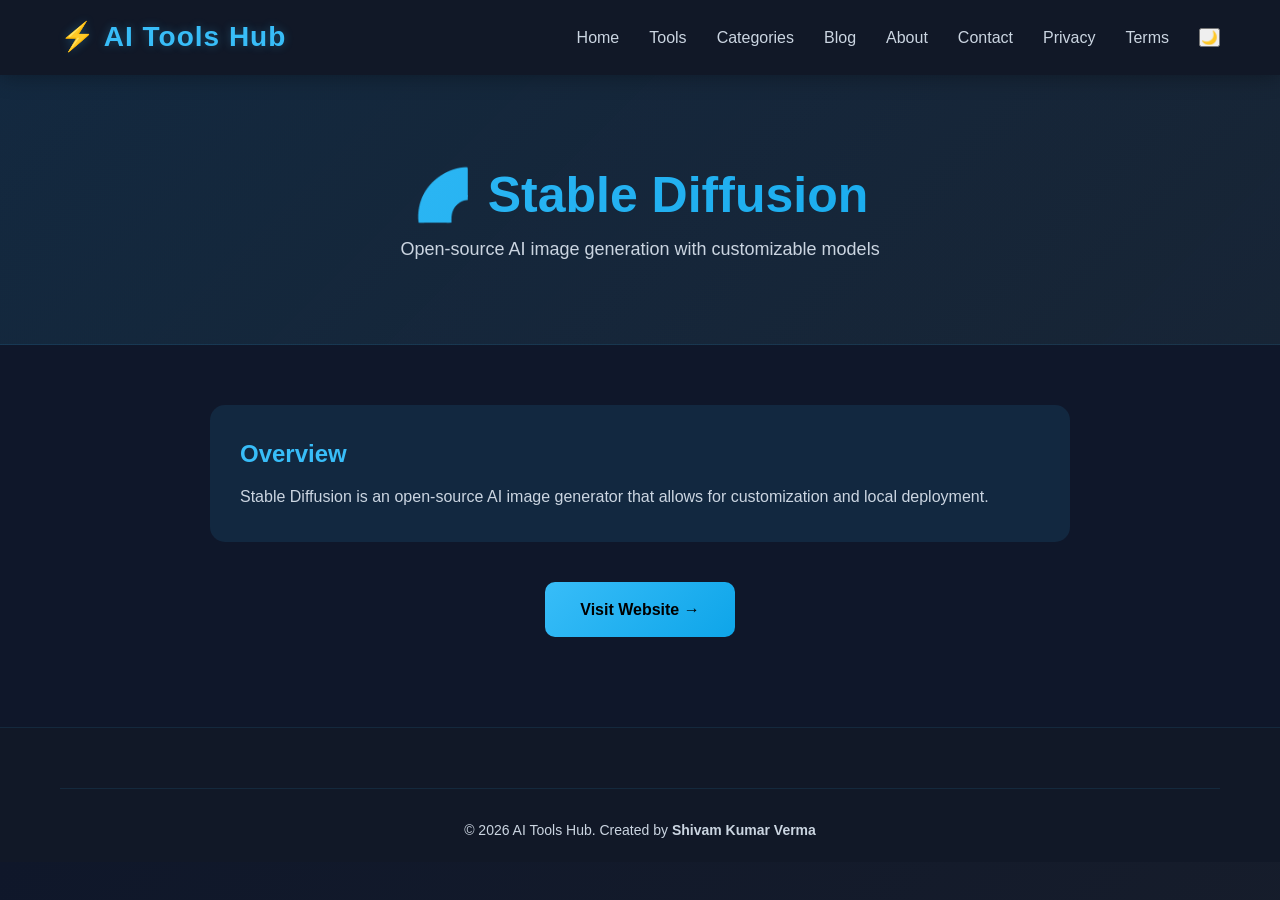
<file: tools/stable-diffusion.html>
<!DOCTYPE html>
<html lang="en">
<head>
    <meta charset="UTF-8">
    <meta name="viewport" content="width=device-width, initial-scale=1.0">
    <meta name="description" content="Stable Diffusion - Open-source AI image generation with customizable models.">
    <title>Stable Diffusion - AI Tools Hub</title>
    <link rel="stylesheet" href="../style.css">
</head>
<body>
    <nav class="navbar">
        <div class="nav-container">
            <div class="logo" onclick="window.location.href='../index.html'">⚡ AI Tools Hub</div>
            <div class="nav-menu" id="navMenu">
                <a href="../index.html" class="nav-link">Home</a><a href="../index.html#tools" class="nav-link">Tools</a><a href="../index.html#categories" class="nav-link">Categories</a>
                <a href="../blog.html" class="nav-link">Blog</a><a href="../about.html" class="nav-link">About</a><a href="../contact.html" class="nav-link">Contact</a>
                <a href="../privacy.html" class="nav-link">Privacy</a><a href="../terms.html" class="nav-link">Terms</a>
                <button class="theme-toggle" id="themeToggle">🌙</button>
            </div>
            <div class="hamburger" id="hamburger"><span></span><span></span><span></span></div>
        </div>
    </nav>
    <section class="hero" style="padding: 80px 20px;">
        <h1 style="font-size: 50px; background: linear-gradient(135deg, var(--primary-color) 0%, #0ea5e9 100%); -webkit-background-clip: text; -webkit-text-fill-color: transparent; background-clip: text;">🌈 Stable Diffusion</h1>
        <p style="font-size: 18px; color: var(--text-secondary);">Open-source AI image generation with customizable models</p>
    </section>
    <section style="padding: 60px 20px; background: var(--dark-bg);">
        <div class="container" style="max-width: 900px;">
            <div style="background: rgba(56, 189, 248, 0.1); padding: 30px; border-radius: 15px; margin-bottom: 40px;">
                <h2 style="color: var(--primary-color);">Overview</h2>
                <p style="color: var(--text-secondary); line-height: 1.8; margin-top: 10px;">Stable Diffusion is an open-source AI image generator that allows for customization and local deployment.</p>
            </div>
            <div style="text-align: center; margin: 30px 0;">
                <a href="https://stability.ai" target="_blank" class="btn btn-primary">Visit Website →</a>
            </div>
        </div>
    </section>
    <footer class="footer">
        <div class="container"><div class="footer-bottom"><p>&copy; 2026 AI Tools Hub. Created by <strong>Shivam Kumar Verma</strong></p></div></div>
    </footer>
    <button class="back-to-top" id="backToTop" onclick="scrollToTop()">↑</button>
    <script src="../script.js"></script>
</body>
</html>
</file>
<file: style.css>
/* ===== GLOBAL STYLES ===== */
* {
    margin: 0;
    padding: 0;
    box-sizing: border-box;
}

:root {
    --primary-color: #38bdf8;
    --secondary-color: #0ea5e9;
    --dark-bg: #0f172a;
    --card-bg: #1e293b;
    --header-bg: #111827;
    --text-primary: #ffffff;
    --text-secondary: #cbd5e1;
    --accent: #fbbf24;
    --success: #10b981;
    --danger: #ef4444;
    --transition: all 0.3s ease;
}

html {
    scroll-behavior: smooth;
}

body {
    font-family: 'Segoe UI', Tahoma, Geneva, Verdana, sans-serif;
    background: linear-gradient(135deg, var(--dark-bg) 0%, #1a202c 100%);
    color: var(--text-primary);
    line-height: 1.6;
}

.container {
    max-width: 1200px;
    margin: 0 auto;
    padding: 0 20px;
}

/* ===== NAVBAR ===== */
.navbar {
    background: var(--header-bg);
    backdrop-filter: blur(10px);
    position: sticky;
    top: 0;
    z-index: 1000;
    box-shadow: 0 2px 20px rgba(0, 0, 0, 0.3);
}

.nav-container {
    max-width: 1200px;
    margin: 0 auto;
    display: flex;
    justify-content: space-between;
    align-items: center;
    padding: 15px 20px;
}

.logo {
    font-size: 28px;
    font-weight: 700;
    color: var(--primary-color);
    letter-spacing: 1px;
    text-shadow: 0 0 10px rgba(56, 189, 248, 0.3);
}

.nav-menu {
    display: flex;
    gap: 30px;
    align-items: center;
}

.nav-link {
    color: var(--text-secondary);
    text-decoration: none;
    font-weight: 500;
    transition: var(--transition);
    position: relative;
}

.nav-link::after {
    content: '';
    position: absolute;
    bottom: -5px;
    left: 0;
    width: 0;
    height: 2px;
    background: var(--primary-color);
    transition: var(--transition);
}

.nav-link:hover::after,
.nav-link.active::after {
    width: 100%;
}

.nav-link:hover,
.nav-link.active {
    color: var(--primary-color);
}

.hamburger {
    display: none;
    flex-direction: column;
    cursor: pointer;
}

.hamburger span {
    width: 25px;
    height: 3px;
    background: var(--primary-color);
    margin: 5px 0;
    transition: var(--transition);
}

/* ===== HERO SECTION ===== */
.hero {
    padding: 120px 20px 80px;
    text-align: center;
    background: linear-gradient(135deg, rgba(56, 189, 248, 0.1) 0%, rgba(14, 165, 233, 0.05) 100%);
    border-bottom: 1px solid rgba(56, 189, 248, 0.1);
}

.hero-content h1 {
    font-size: 60px;
    margin-bottom: 20px;
    background: linear-gradient(135deg, var(--primary-color) 0%, #0ea5e9 100%);
    -webkit-background-clip: text;
    -webkit-text-fill-color: transparent;
    background-clip: text;
    font-weight: 900;
    animation: fadeInDown 0.8s ease;
}

.hero-content p {
    font-size: 18px;
    color: var(--text-secondary);
    max-width: 600px;
    margin: 0 auto 40px;
    animation: fadeInUp 0.8s ease 0.2s both;
}

.search-container {
    display: flex;
    max-width: 500px;
    margin: 0 auto 40px;
    animation: fadeInUp 0.8s ease 0.4s both;
}

.search-bar {
    flex: 1;
    padding: 15px 20px;
    border: 2px solid var(--card-bg);
    background: rgba(255, 255, 255, 0.05);
    color: var(--text-primary);
    border-radius: 10px 0 0 10px;
    font-size: 16px;
    transition: var(--transition);
}

.search-bar:focus {
    outline: none;
    border-color: var(--primary-color);
    background: rgba(56, 189, 248, 0.1);
}

.search-bar::placeholder {
    color: var(--text-secondary);
}

.search-btn {
    padding: 15px 30px;
    background: var(--primary-color);
    border: none;
    color: #000;
    font-weight: 600;
    border-radius: 0 10px 10px 0;
    cursor: pointer;
    transition: var(--transition);
}

.search-btn:hover {
    background: var(--secondary-color);
    transform: translateX(2px);
}

.cta-buttons {
    display: flex;
    gap: 15px;
    justify-content: center;
    flex-wrap: wrap;
    animation: fadeInUp 0.8s ease 0.6s both;
}

/* ===== BUTTONS ===== */
.btn {
    padding: 15px 35px;
    border: none;
    border-radius: 10px;
    font-size: 16px;
    font-weight: 600;
    cursor: pointer;
    transition: var(--transition);
    text-decoration: none;
    display: inline-block;
}

.btn-primary {
    background: linear-gradient(135deg, var(--primary-color) 0%, var(--secondary-color) 100%);
    color: #000;
}

.btn-primary:hover {
    transform: translateY(-3px);
    box-shadow: 0 10px 25px rgba(56, 189, 248, 0.3);
}

.btn-secondary {
    background: transparent;
    color: var(--primary-color);
    border: 2px solid var(--primary-color);
}

.btn-secondary:hover {
    background: var(--primary-color);
    color: #000;
    transform: translateY(-3px);
}

/* ===== CATEGORIES SECTION ===== */
.categories {
    padding: 80px 20px;
    background: var(--dark-bg);
}

.categories h2 {
    text-align: center;
    font-size: 45px;
    margin-bottom: 60px;
    color: var(--primary-color);
}

.category-grid {
    display: grid;
    grid-template-columns: repeat(auto-fit, minmax(200px, 1fr));
    gap: 20px;
}

.category-card {
    background: linear-gradient(135deg, var(--card-bg) 0%, rgba(30, 41, 59, 0.8) 100%);
    padding: 40px 25px;
    border-radius: 15px;
    text-align: center;
    cursor: pointer;
    transition: var(--transition);
    border: 1px solid rgba(56, 189, 248, 0.1);
}

.category-card:hover {
    transform: translateY(-10px);
    background: linear-gradient(135deg, rgba(56, 189, 248, 0.2) 0%, rgba(14, 165, 233, 0.1) 100%);
    border-color: var(--primary-color);
    box-shadow: 0 15px 30px rgba(56, 189, 248, 0.2);
}

.category-icon {
    font-size: 50px;
    margin-bottom: 15px;
    display: block;
}

.category-card h3 {
    font-size: 22px;
    margin-bottom: 8px;
    color: var(--primary-color);
}

.category-card p {
    color: var(--text-secondary);
    font-size: 14px;
}

/* ===== TRENDING SECTION ===== */
.trending {
    padding: 80px 20px;
    background: linear-gradient(135deg, rgba(56, 189, 248, 0.05) 0%, rgba(14, 165, 233, 0.05) 100%);
}

.trending h2 {
    text-align: center;
    font-size: 45px;
    margin-bottom: 10px;
}

.section-subtitle {
    text-align: center;
    color: var(--text-secondary);
    margin-bottom: 50px;
    font-size: 18px;
}

.trending-grid {
    display: grid;
    grid-template-columns: repeat(auto-fit, minmax(300px, 1fr));
    gap: 30px;
}

.trending-card {
    background: var(--card-bg);
    padding: 30px;
    border-radius: 15px;
    border: 1px solid rgba(56, 189, 248, 0.1);
    position: relative;
    overflow: hidden;
    transition: var(--transition);
}

.trending-card::before {
    content: '';
    position: absolute;
    top: 0;
    left: 0;
    right: 0;
    height: 4px;
    background: linear-gradient(90deg, var(--primary-color), var(--secondary-color));
}

.trending-card:hover {
    transform: translateY(-10px);
    box-shadow: 0 20px 40px rgba(56, 189, 248, 0.2);
}

.trend-badge {
    position: absolute;
    top: 15px;
    right: 15px;
    background: linear-gradient(135deg, var(--primary-color), var(--secondary-color));
    color: #000;
    padding: 5px 12px;
    border-radius: 20px;
    font-weight: 700;
    font-size: 14px;
}

.tool-icon {
    font-size: 50px;
    margin-bottom: 15px;
    display: block;
}

.trending-card h3 {
    font-size: 24px;
    margin-bottom: 10px;
    color: var(--primary-color);
}

.category-tag {
    display: inline-block;
    background: rgba(56, 189, 248, 0.1);
    color: var(--primary-color);
    padding: 5px 12px;
    border-radius: 20px;
    font-size: 12px;
    margin-bottom: 15px;
}

.tool-desc {
    color: var(--text-secondary);
    margin-bottom: 15px;
    line-height: 1.6;
}

.rating {
    color: var(--accent);
    font-weight: 600;
    margin-bottom: 15px;
}

.tool-link {
    display: inline-block;
    color: var(--primary-color);
    text-decoration: none;
    font-weight: 600;
    transition: var(--transition);
}

.tool-link:hover {
    color: var(--secondary-color);
    margin-left: 5px;
}

/* ===== TOOLS SECTION ===== */
.tools {
    padding: 80px 20px;
    background: var(--dark-bg);
}

.tools h2 {
    text-align: center;
    font-size: 45px;
    margin-bottom: 15px;
    color: var(--primary-color);
}

.tools-grid {
    display: grid;
    grid-template-columns: repeat(auto-fill, minmax(280px, 1fr));
    gap: 25px;
    margin-top: 50px;
}

.tool-card {
    background: linear-gradient(135deg, var(--card-bg) 0%, rgba(30, 41, 59, 0.8) 100%);
    padding: 25px;
    border-radius: 12px;
    border: 1px solid rgba(56, 189, 248, 0.1);
    transition: var(--transition);
    cursor: pointer;
    overflow: hidden;
    position: relative;
}

.tool-card::before {
    content: '';
    position: absolute;
    top: -50%;
    right: -50%;
    width: 200px;
    height: 200px;
    background: radial-gradient(circle, rgba(56, 189, 248, 0.2), transparent);
    pointer-events: none;
    transition: var(--transition);
}

.tool-card:hover {
    transform: translateY(-8px);
    border-color: var(--primary-color);
    box-shadow: 0 15px 35px rgba(56, 189, 248, 0.2);
}

.tool-card:hover::before {
    top: -25%;
    right: -25%;
}

.tool-card h3 {
    color: var(--primary-color);
    margin-bottom: 10px;
    font-size: 22px;
}

.tool-card p {
    color: var(--text-secondary);
    margin-bottom: 15px;
    line-height: 1.5;
    font-size: 14px;
}

.tool-card .category-tag {
    display: inline-block;
    background: rgba(56, 189, 248, 0.15);
    color: var(--primary-color);
    padding: 4px 10px;
    border-radius: 15px;
    font-size: 12px;
    margin-bottom: 10px;
}

.tool-rating {
    color: var(--accent);
    font-weight: 600;
    margin: 10px 0;
}

.tool-button {
    display: inline-block;
    background: var(--primary-color);
    color: #000;
    padding: 10px 20px;
    border-radius: 8px;
    text-decoration: none;
    font-weight: 600;
    transition: var(--transition);
    border: none;
    cursor: pointer;
    font-size: 14px;
}

.tool-button:hover {
    background: var(--secondary-color);
    transform: translateX(3px);
}

/* ===== BLOG SECTION ===== */
.blog {
    padding: 80px 20px;
    background: linear-gradient(135deg, rgba(56, 189, 248, 0.05) 0%, rgba(14, 165, 233, 0.05) 100%);
}

.blog h2 {
    text-align: center;
    font-size: 45px;
    margin-bottom: 15px;
    color: var(--primary-color);
}

.blog-grid {
    display: grid;
    grid-template-columns: repeat(auto-fit, minmax(320px, 1fr));
    gap: 30px;
    margin-top: 50px;
}

.blog-card {
    background: var(--card-bg);
    border-radius: 15px;
    overflow: hidden;
    border: 1px solid rgba(56, 189, 248, 0.1);
    transition: var(--transition);
    cursor: pointer;
}

.blog-card:hover {
    transform: translateY(-10px);
    box-shadow: 0 15px 35px rgba(56, 189, 248, 0.2);
}

.blog-image {
    width: 100%;
    height: 200px;
    background-size: cover;
    background-position: center;
}

.blog-card h3 {
    padding: 20px 25px 0;
    color: var(--primary-color);
    font-size: 22px;
}

.blog-date {
    padding: 10px 25px 0;
    color: var(--text-secondary);
    font-size: 13px;
}

.blog-card p {
    padding: 10px 25px;
    color: var(--text-secondary);
    font-size: 14px;
    line-height: 1.6;
}

.read-more {
    display: inline-block;
    margin: 0 25px 20px;
    color: var(--primary-color);
    text-decoration: none;
    font-weight: 600;
    transition: var(--transition);
}

.read-more:hover {
    color: var(--secondary-color);
}

/* ===== NEWSLETTER SECTION ===== */
.newsletter {
    padding: 80px 20px;
    background: linear-gradient(135deg, var(--primary-color) 0%, var(--secondary-color) 100%);
    text-align: center;
}

.newsletter h2 {
    color: #000;
    font-size: 45px;
    margin-bottom: 20px;
}

.newsletter p {
    color: rgba(0, 0, 0, 0.8);
    font-size: 18px;
    max-width: 600px;
    margin: 0 auto 30px;
}

.newsletter-form {
    display: flex;
    max-width: 500px;
    margin: 0 auto;
    gap: 10px;
}

#emailInput {
    flex: 1;
    padding: 15px 20px;
    border: none;
    border-radius: 8px;
    font-size: 16px;
}

.newsletter-form .btn-primary {
    padding: 15px 35px;
}

.newsletter-note {
    margin-top: 15px;
    color: rgba(0, 0, 0, 0.7);
    font-size: 14px;
}

/* ===== FOOTER ===== */
.footer {
    background: var(--header-bg);
    padding: 60px 20px 20px;
    border-top: 1px solid rgba(56, 189, 248, 0.1);
}

.footer-grid {
    display: grid;
    grid-template-columns: repeat(auto-fit, minmax(250px, 1fr));
    gap: 40px;
    margin-bottom: 40px;
}

.footer-section h4 {
    color: var(--primary-color);
    margin-bottom: 20px;
    font-size: 18px;
}

.footer-section p {
    color: var(--text-secondary);
    line-height: 1.8;
}

.footer-section ul {
    list-style: none;
}

.footer-section ul li {
    margin-bottom: 12px;
}

.footer-section ul li a {
    color: var(--text-secondary);
    text-decoration: none;
    transition: var(--transition);
}

.footer-section ul li a:hover {
    color: var(--primary-color);
}

.social-links {
    display: flex;
    gap: 15px;
    margin-top: 20px;
}

.social-links a {
    width: 40px;
    height: 40px;
    display: flex;
    align-items: center;
    justify-content: center;
    background: rgba(56, 189, 248, 0.1);
    border-radius: 50%;
    color: var(--primary-color);
    text-decoration: none;
    transition: var(--transition);
    font-weight: 700;
}

.social-links a:hover {
    background: var(--primary-color);
    color: #000;
    transform: translateY(-3px);
}

.footer-bottom {
    text-align: center;
    padding-top: 30px;
    border-top: 1px solid rgba(56, 189, 248, 0.1);
    color: var(--text-secondary);
    font-size: 14px;
}

.footer-bottom a {
    color: var(--primary-color);
    text-decoration: none;
    transition: var(--transition);
}

.footer-bottom a:hover {
    color: var(--secondary-color);
}

/* ===== BACK TO TOP BUTTON ===== */
.back-to-top {
    position: fixed;
    bottom: 30px;
    right: 30px;
    width: 50px;
    height: 50px;
    background: linear-gradient(135deg, var(--primary-color), var(--secondary-color));
    color: #000;
    border: none;
    border-radius: 50%;
    font-size: 24px;
    cursor: pointer;
    display: none;
    align-items: center;
    justify-content: center;
    transition: var(--transition);
    z-index: 999;
    box-shadow: 0 5px 20px rgba(56, 189, 248, 0.3);
}

.back-to-top:hover {
    transform: translateY(-5px);
    box-shadow: 0 10px 30px rgba(56, 189, 248, 0.5);
}

.back-to-top.show {
    display: flex;
}

/* ===== ANIMATIONS ===== */
@keyframes fadeInDown {
    from {
        opacity: 0;
        transform: translateY(-30px);
    }
    to {
        opacity: 1;
        transform: translateY(0);
    }
}

@keyframes fadeInUp {
    from {
        opacity: 0;
        transform: translateY(30px);
    }
    to {
        opacity: 1;
        transform: translateY(0);
    }
}

@keyframes slideInLeft {
    from {
        opacity: 0;
        transform: translateX(-50px);
    }
    to {
        opacity: 1;
        transform: translateX(0);
    }
}

/* ===== RESPONSIVE DESIGN ===== */
@media (max-width: 768px) {
    .nav-menu {
        display: none;
        position: absolute;
        top: 70px;
        left: 0;
        right: 0;
        flex-direction: column;
        background: var(--header-bg);
        padding: 20px;
        gap: 15px;
    }

    .nav-menu.active {
        display: flex;
    }

    .hamburger {
        display: flex;
    }

    .hero-content h1 {
        font-size: 40px;
    }

    .hero-content p {
        font-size: 16px;
    }

    .search-container {
        flex-direction: column;
    }

    .search-bar {
        border-radius: 10px;
    }

    .search-btn {
        border-radius: 10px;
    }

    .cta-buttons {
        flex-direction: column;
    }

    .categories h2,
    .trending h2,
    .tools h2,
    .blog h2 {
        font-size: 32px;
    }

    .category-grid {
        grid-template-columns: repeat(auto-fit, minmax(150px, 1fr));
    }

    .trending-grid {
        grid-template-columns: 1fr;
    }

    .tools-grid {
        grid-template-columns: 1fr;
    }

    .blog-grid {
        grid-template-columns: 1fr;
    }

    .newsletter-form {
        flex-direction: column;
    }

    .footer-grid {
        grid-template-columns: 1fr;
    }
}

@media (max-width: 480px) {
    .hero-content h1 {
        font-size: 28px;
    }

    .hero-content p {
        font-size: 14px;
    }

    .btn {
        padding: 12px 25px;
        font-size: 14px;
    }

    .categories h2,
    .trending h2,
    .tools h2,
    .blog h2 {
        font-size: 24px;
    }

    .section-subtitle {
        font-size: 16px;
    }

    .newsletter h2 {
        font-size: 28px;
    }

    .back-to-top {
        width: 45px;
        height: 45px;
        bottom: 20px;
        right: 20px;
        font-size: 20px;
    }
}

/* ===== UTILITY CLASSES ===== */
.text-center {
    text-align: center;
}

.mt-20 {
    margin-top: 20px;
}

.mb-20 {
    margin-bottom: 20px;
}

.hidden {
    display: none;
}
</file>
